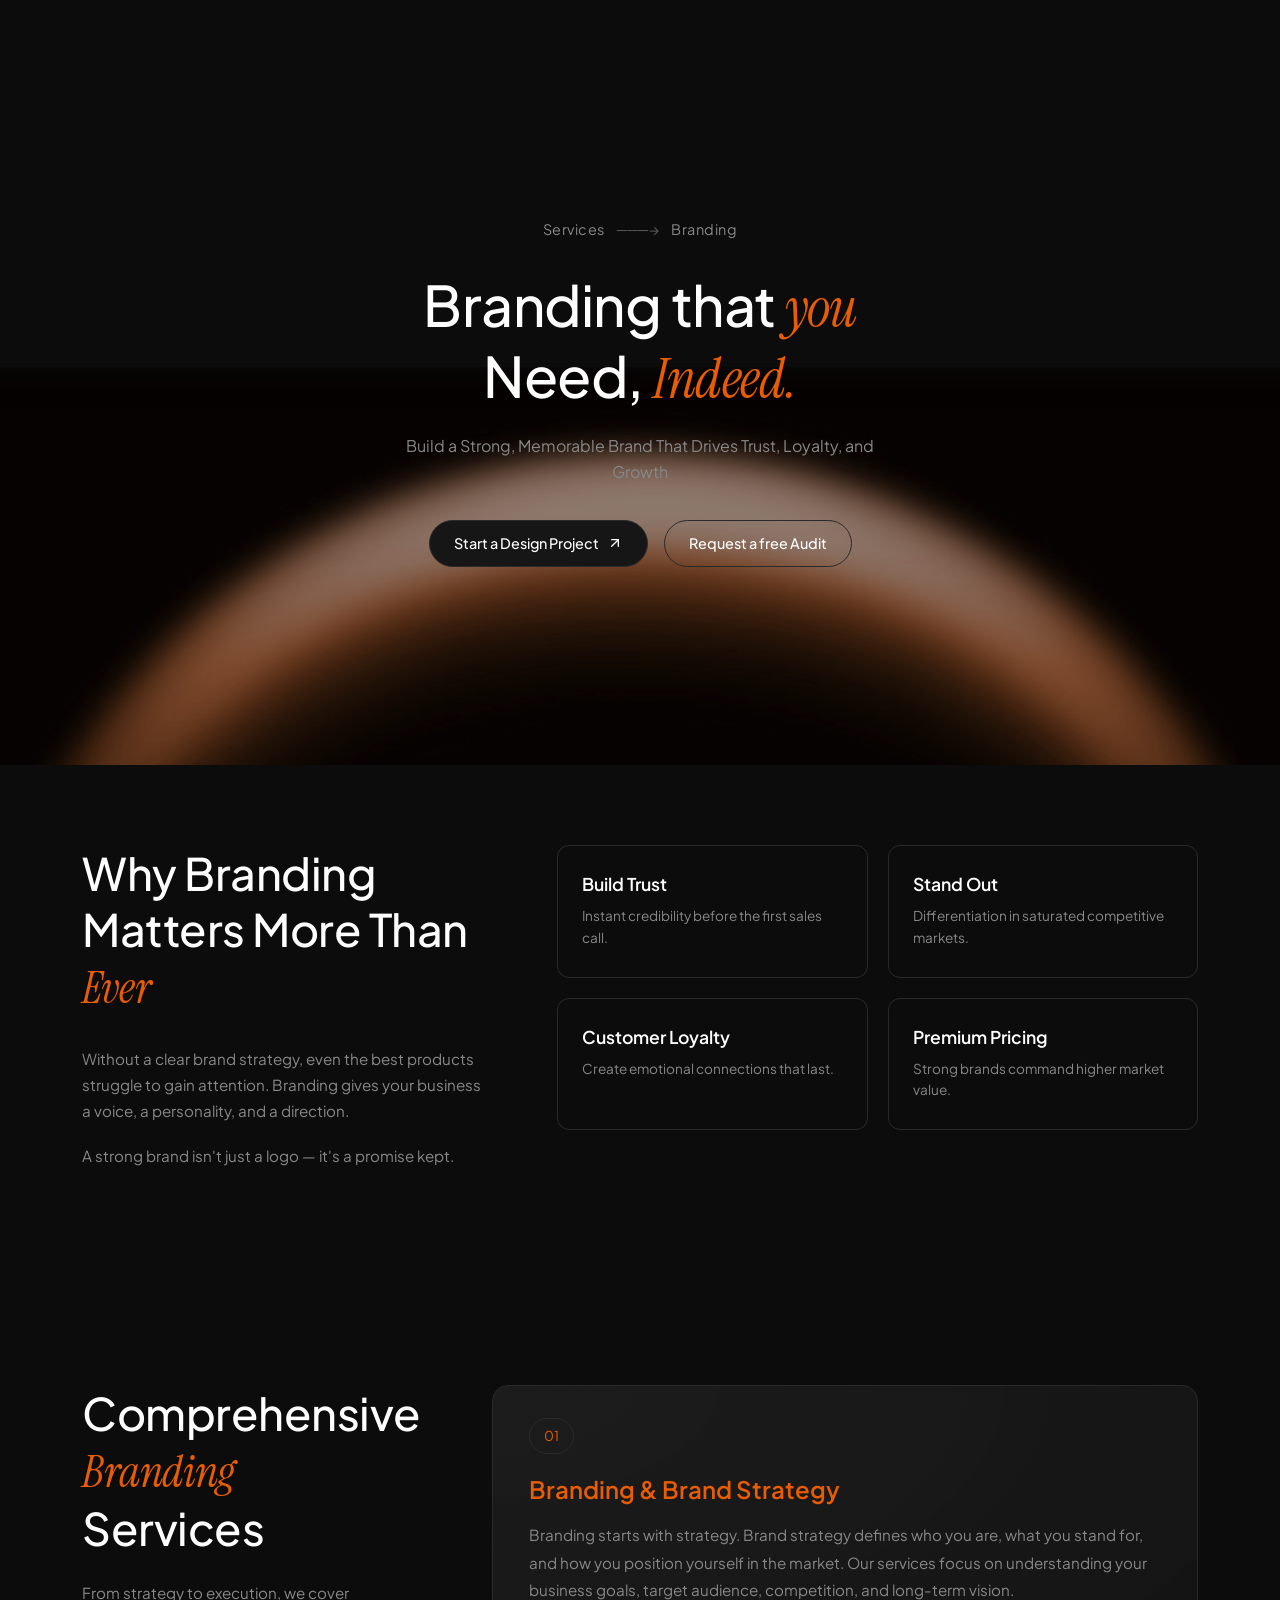
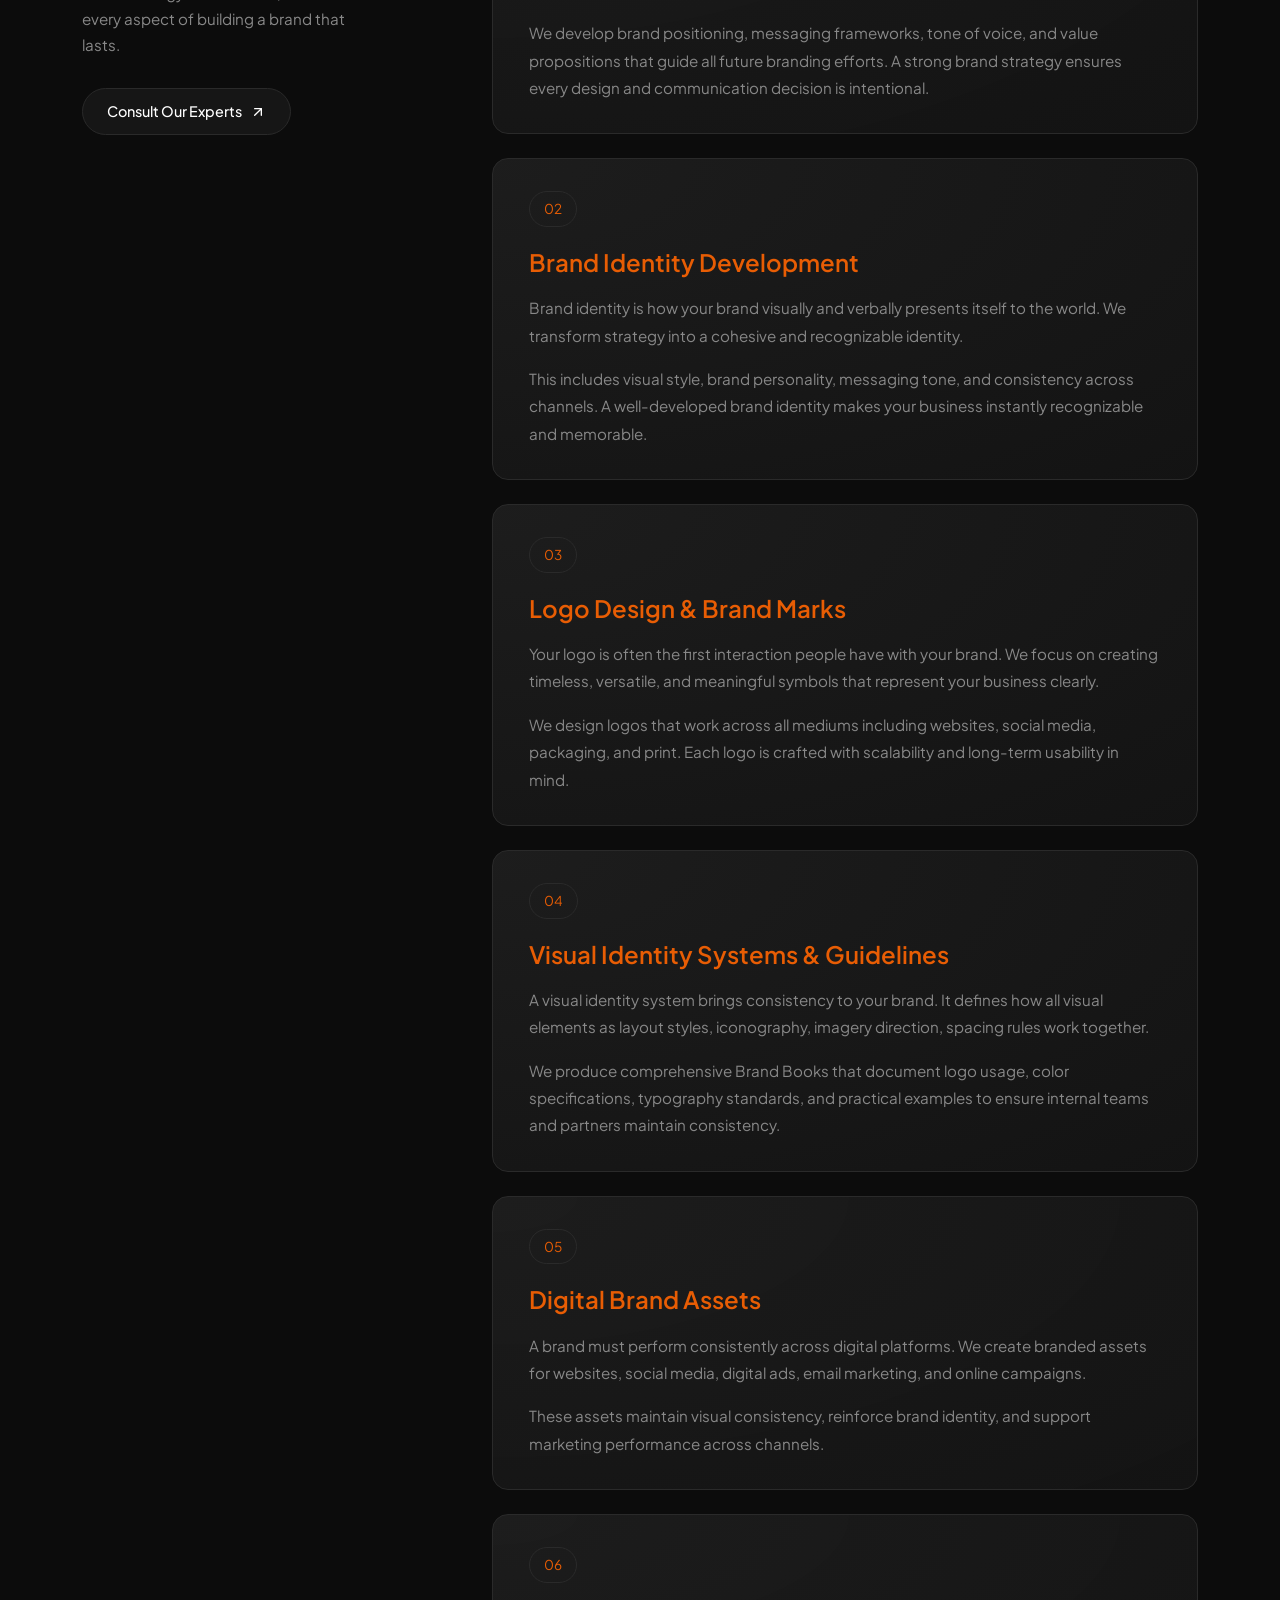
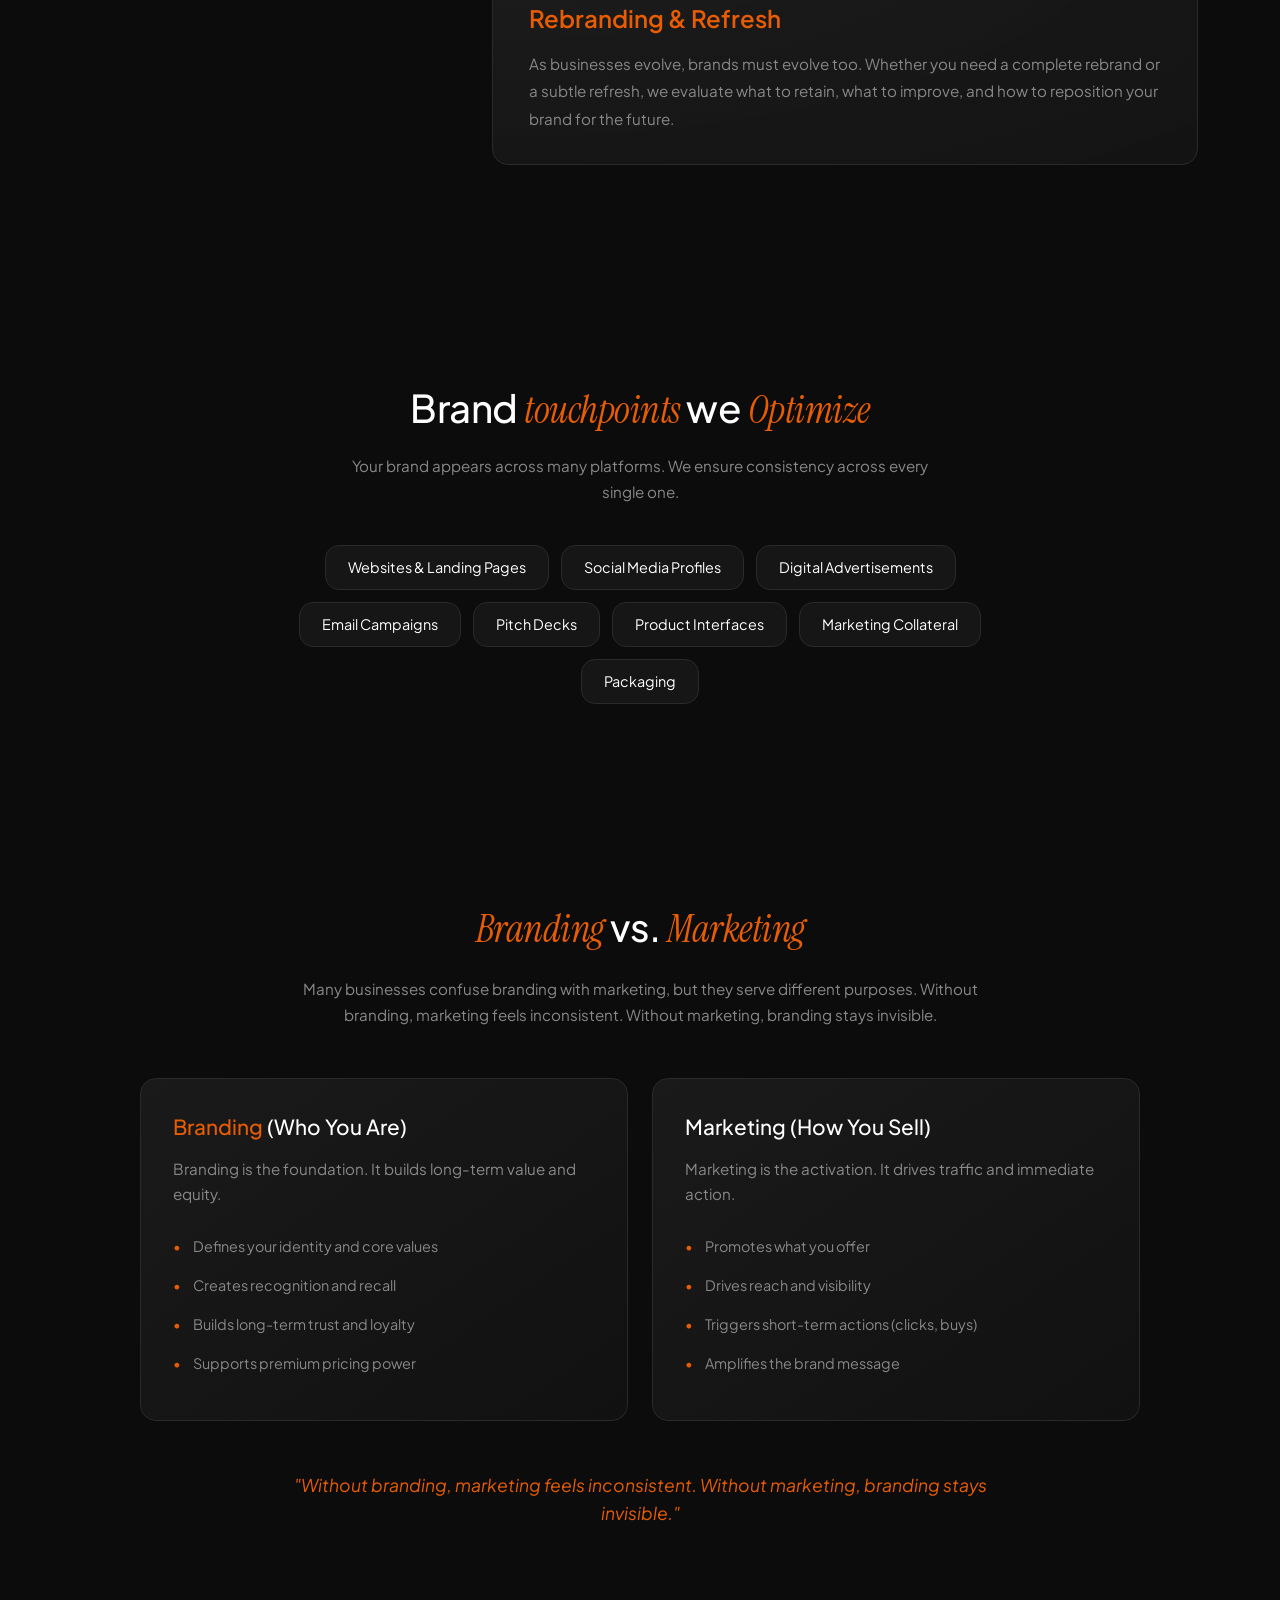
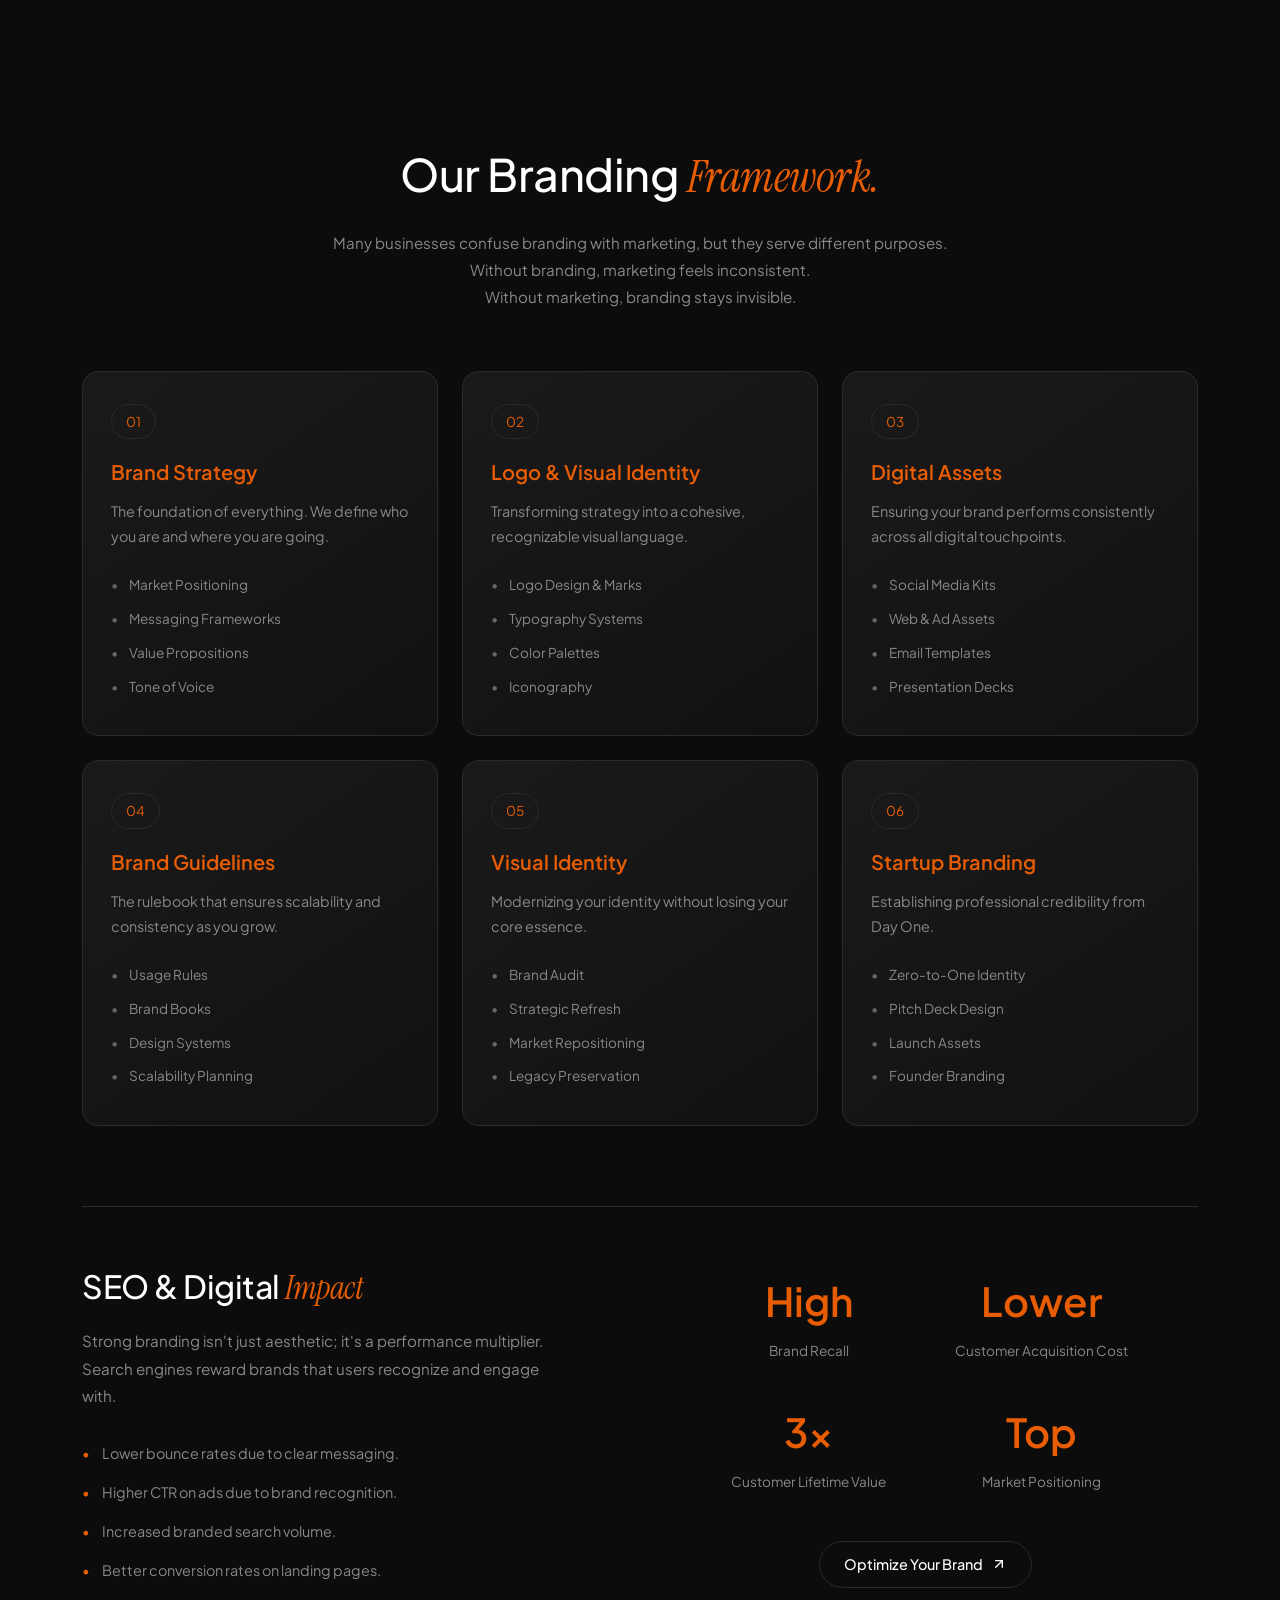
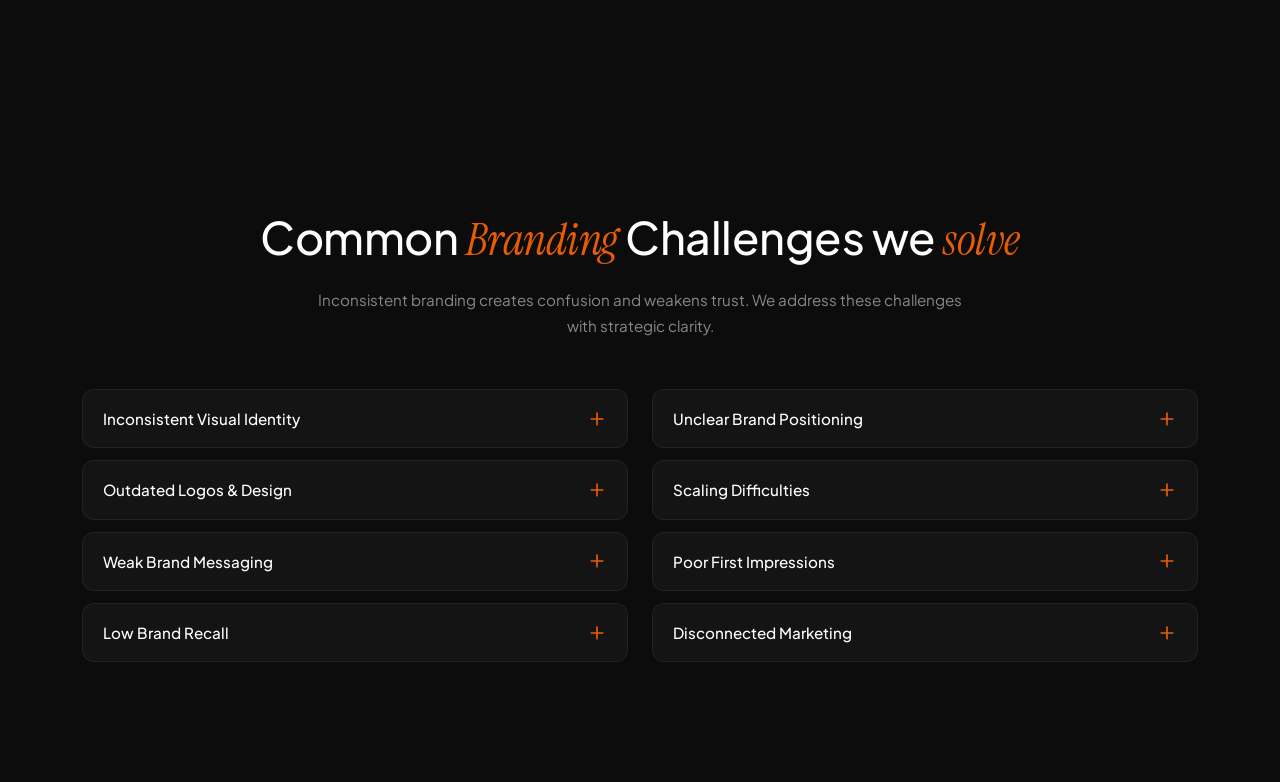
<file: gsi-branding-seo-mark-master/index.html>
<!DOCTYPE html>
<html lang="en">

<head>
    <meta charset="UTF-8">
    <meta name="viewport" content="width=device-width, initial-scale=1.0">
    <title>Branding Services | GrowthSphere Industries</title>
    <meta name="description"
        content="Build a strong, memorable brand that drives trust, loyalty, and growth. Professional branding services by GrowthSphere Industries.">

    <!-- Bootstrap 5.3 -->
    <link href="https://cdn.jsdelivr.net/npm/bootstrap@5.3.2/dist/css/bootstrap.min.css" rel="stylesheet">

    <!-- Google Fonts -->
    <link rel="preconnect" href="https://fonts.googleapis.com">
    <link rel="preconnect" href="https://fonts.gstatic.com" crossorigin>
    <link
        href="https://fonts.googleapis.com/css2?family=Instrument+Serif:ital@0;1&family=Plus+Jakarta+Sans:wght@300;400;500;600;700&display=swap"
        rel="stylesheet">

    <!-- Custom Styles -->
    <link rel="stylesheet" href="styles.css">
</head>

<body>
    <!-- ==================== HERO SECTION ==================== -->
    <section class="hero-section">
        <div class="hero-bg-wrapper">
            <img src="assets/hero-bg.png" alt="" class="hero-bg-image" aria-hidden="true">
        </div>

        <div class="container hero-content">
            <!-- Breadcrumb -->
            <nav class="hero-breadcrumb fade-in" aria-label="Breadcrumb">
                <span>Services</span>
                <span class="breadcrumb-arrow">───→</span>
                <span>Branding</span>
            </nav>

            <!-- Main Headline -->
            <h1 class="hero-title fade-in fade-in-delay-1">
                Branding that <em>you</em><br>
                Need, <em>Indeed.</em>
            </h1>

            <!-- Subheadline -->
            <p class="hero-subtitle fade-in fade-in-delay-2">
                Build a Strong, Memorable Brand That Drives Trust, Loyalty, and Growth
            </p>

            <!-- CTA Buttons -->
            <div class="hero-cta-group fade-in fade-in-delay-3">
                <a href="#" class="btn btn-primary-custom">
                    Start a Design Project
                    <svg xmlns="http://www.w3.org/2000/svg" width="16" height="16" viewBox="0 0 24 24" fill="none"
                        stroke="currentColor" stroke-width="2" stroke-linecap="round" stroke-linejoin="round">
                        <line x1="7" y1="17" x2="17" y2="7"></line>
                        <polyline points="7 7 17 7 17 17"></polyline>
                    </svg>
                </a>
                <a href="#" class="btn btn-outline-custom">
                    Request a free Audit
                </a>
            </div>
        </div>
    </section>

    <!-- ==================== WHY BRANDING SECTION ==================== -->
    <section class="why-branding-section">
        <div class="container">
            <div class="row">
                <!-- Left Column - Text Content -->
                <div class="col-lg-5">
                    <h2 class="section-title fade-in">
                        Why Branding<br>
                        Matters More Than<br>
                        <em>Ever</em>
                    </h2>

                    <p class="section-description fade-in fade-in-delay-1">
                        Without a clear brand strategy, even the best products struggle to gain attention. Branding
                        gives your business a voice, a personality, and a direction.
                    </p>

                    <p class="section-quote fade-in fade-in-delay-2">
                        A strong brand isn't just a logo — it's a promise kept.
                    </p>
                </div>

                <!-- Right Column - Feature Cards -->
                <div class="col-lg-7">
                    <div class="feature-cards-grid">
                        <!-- Card 1: Build Trust -->
                        <div class="feature-card fade-in">
                            <h3 class="feature-card-title">Build Trust</h3>
                            <p class="feature-card-text">Instant credibility before the first sales call.</p>
                        </div>

                        <!-- Card 2: Stand Out -->
                        <div class="feature-card fade-in fade-in-delay-1">
                            <h3 class="feature-card-title">Stand Out</h3>
                            <p class="feature-card-text">Differentiation in saturated competitive markets.</p>
                        </div>

                        <!-- Card 3: Customer Loyalty -->
                        <div class="feature-card fade-in fade-in-delay-2">
                            <h3 class="feature-card-title">Customer Loyalty</h3>
                            <p class="feature-card-text">Create emotional connections that last.</p>
                        </div>

                        <!-- Card 4: Premium Pricing -->
                        <div class="feature-card fade-in fade-in-delay-3">
                            <h3 class="feature-card-title">Premium Pricing</h3>
                            <p class="feature-card-text">Strong brands command higher market value.</p>
                        </div>
                    </div>
                </div>
            </div>
        </div>
    </section>
    <!-- ==================== COMPREHENSIVE SERVICES SECTION ==================== -->
    <section class="services-section">
        <div class="container">
            <div class="services-wrapper">
                <!-- Left Column - Sticky Title & CTA -->
                <div class="services-sticky fade-in">
                    <h2 class="services-title">
                        Comprehensive<br>
                        <em>Branding</em><br>
                        Services
                    </h2>
                    <p class="services-description">
                        From strategy to execution, we cover every aspect of building a brand that lasts.
                    </p>
                    <a href="#" class="btn btn-primary-custom">
                        Consult Our Experts
                        <svg xmlns="http://www.w3.org/2000/svg" width="16" height="16" viewBox="0 0 24 24" fill="none"
                            stroke="currentColor" stroke-width="2" stroke-linecap="round" stroke-linejoin="round">
                            <line x1="7" y1="17" x2="17" y2="7"></line>
                            <polyline points="7 7 17 7 17 17"></polyline>
                        </svg>
                    </a>
                </div>

                <!-- Right Column - Scrollable Service Cards -->
                <div class="services-cards">
                    <!-- Card 01: Branding & Brand Strategy -->
                    <div class="service-card fade-in">
                        <span class="service-card-number">01</span>
                        <h3 class="service-card-title">Branding & Brand Strategy</h3>
                        <p class="service-card-text">
                            Branding starts with strategy. Brand strategy defines who you are, what you stand for, and
                            how you position yourself in the market. Our services focus on understanding your business
                            goals, target audience, competition, and long-term vision.
                        </p>
                        <p class="service-card-text">
                            We develop brand positioning, messaging frameworks, tone of voice, and value propositions
                            that guide all future branding efforts. A strong brand strategy ensures every design and
                            communication decision is intentional.
                        </p>
                    </div>

                    <!-- Card 02: Brand Identity Development -->
                    <div class="service-card">
                        <span class="service-card-number">02</span>
                        <h3 class="service-card-title">Brand Identity Development</h3>
                        <p class="service-card-text">
                            Brand identity is how your brand visually and verbally presents itself to the world. We
                            transform strategy into a cohesive and recognizable identity.
                        </p>
                        <p class="service-card-text">
                            This includes visual style, brand personality, messaging tone, and consistency across
                            channels. A well-developed brand identity makes your business instantly recognizable and
                            memorable.
                        </p>
                    </div>

                    <!-- Card 03: Logo Design & Brand Marks -->
                    <div class="service-card">
                        <span class="service-card-number">03</span>
                        <h3 class="service-card-title">Logo Design & Brand Marks</h3>
                        <p class="service-card-text">
                            Your logo is often the first interaction people have with your brand. We focus on creating
                            timeless, versatile, and meaningful symbols that represent your business clearly.
                        </p>
                        <p class="service-card-text">
                            We design logos that work across all mediums including websites, social media, packaging,
                            and print. Each logo is crafted with scalability and long-term usability in mind.
                        </p>
                    </div>

                    <!-- Card 04: Visual Identity Systems & Guidelines -->
                    <div class="service-card">
                        <span class="service-card-number">04</span>
                        <h3 class="service-card-title">Visual Identity Systems & Guidelines</h3>
                        <p class="service-card-text">
                            A visual identity system brings consistency to your brand. It defines how all visual
                            elements as layout styles, iconography, imagery direction, spacing rules work together.
                        </p>
                        <p class="service-card-text">
                            We produce comprehensive Brand Books that document logo usage, color specifications,
                            typography standards, and practical examples to ensure internal teams and partners maintain
                            consistency.
                        </p>
                    </div>

                    <!-- Card 05: Digital Brand Assets -->
                    <div class="service-card">
                        <span class="service-card-number">05</span>
                        <h3 class="service-card-title">Digital Brand Assets</h3>
                        <p class="service-card-text">
                            A brand must perform consistently across digital platforms. We create branded assets for
                            websites, social media, digital ads, email marketing, and online campaigns.
                        </p>
                        <p class="service-card-text">
                            These assets maintain visual consistency, reinforce brand identity, and support marketing
                            performance across channels.
                        </p>
                    </div>

                    <!-- Card 06: Rebranding & Refresh -->
                    <div class="service-card">
                        <span class="service-card-number">06</span>
                        <h3 class="service-card-title">Rebranding & Refresh</h3>
                        <p class="service-card-text">
                            As businesses evolve, brands must evolve too. Whether you need a complete rebrand or a
                            subtle refresh, we evaluate what to retain, what to improve, and how to reposition your
                            brand for the future.
                        </p>
                    </div>
                </div>
            </div>
        </div>
    </section>

    <!-- ==================== BRAND TOUCHPOINTS SECTION ==================== -->
    <section class="touchpoints-section">
        <div class="container">
            <div class="touchpoints-content">
                <h2 class="touchpoints-title fade-in">
                    Brand <em>touchpoints</em> we <em>Optimize</em>
                </h2>
                <p class="touchpoints-subtitle fade-in fade-in-delay-1">
                    Your brand appears across many platforms. We ensure consistency across every single one.
                </p>

                <div class="touchpoints-tags fade-in fade-in-delay-2">
                    <span class="touchpoint-tag">Websites & Landing Pages</span>
                    <span class="touchpoint-tag">Social Media Profiles</span>
                    <span class="touchpoint-tag">Digital Advertisements</span>
                    <span class="touchpoint-tag">Email Campaigns</span>
                    <span class="touchpoint-tag">Pitch Decks</span>
                    <span class="touchpoint-tag">Product Interfaces</span>
                    <span class="touchpoint-tag">Marketing Collateral</span>
                    <span class="touchpoint-tag">Packaging</span>
                </div>
            </div>
        </div>
    </section>

    <!-- ==================== BRANDING VS MARKETING SECTION ==================== -->
    <section class="vs-section">
        <div class="container">
            <div class="vs-content">
                <h2 class="vs-title fade-in">
                    <em>Branding</em> vs. <em>Marketing</em>
                </h2>
                <p class="vs-subtitle fade-in fade-in-delay-1">
                    Many businesses confuse branding with marketing, but they serve different purposes.
                    Without branding, marketing feels inconsistent.
                    Without marketing, branding stays invisible.
                </p>

                <div class="vs-cards">
                    <!-- Branding Card -->
                    <div class="vs-card fade-in fade-in-delay-2">
                        <h3 class="vs-card-title">
                            <span> Branding</span> (Who You Are)
                        </h3>
                        <p class="vs-card-description">
                            Branding is the foundation. It builds long-term value and equity.
                        </p>
                        <ul class="vs-card-list">
                            <li>Defines your identity and core values</li>
                            <li>Creates recognition and recall</li>
                            <li>Builds long-term trust and loyalty</li>
                            <li>Supports premium pricing power</li>
                        </ul>
                    </div>

                    <!-- Marketing Card -->
                    <div class="vs-card fade-in fade-in-delay-3">
                        <h3 class="vs-card-title">
                            Marketing (How You Sell)
                        </h3>
                        <p class="vs-card-description">
                            Marketing is the activation. It drives traffic and immediate action.
                        </p>
                        <ul class="vs-card-list">
                            <li>Promotes what you offer</li>
                            <li>Drives reach and visibility</li>
                            <li>Triggers short-term actions (clicks, buys)</li>
                            <li>Amplifies the brand message</li>
                        </ul>
                    </div>
                </div>

                <p class="vs-quote fade-in fade-in-delay-4">
                    "Without branding, marketing feels inconsistent. Without marketing, branding stays invisible."
                </p>
            </div>
        </div>
    </section>

    <!-- ==================== BRANDING FRAMEWORK SECTION ==================== -->
    <section class="framework-section">
        <div class="container">
            <div class="framework-header">
                <h2 class="framework-title fade-in">
                    Our Branding <em>Framework.</em>
                </h2>
                <p class="framework-subtitle fade-in fade-in-delay-1">
                    Many businesses confuse branding with marketing, but they serve different purposes.<br>
                    Without branding, marketing feels inconsistent.<br>
                    Without marketing, branding stays invisible.
                </p>
            </div>

            <div class="framework-grid">
                <!-- Card 01: Brand Strategy -->
                <div class="framework-card fade-in">
                    <span class="framework-card-number">01</span>
                    <h3 class="framework-card-title">Brand Strategy</h3>
                    <p class="framework-card-text">
                        The foundation of everything. We define who you are and where you are going.
                    </p>
                    <ul class="framework-card-list">
                        <li>Market Positioning</li>
                        <li>Messaging Frameworks</li>
                        <li>Value Propositions</li>
                        <li>Tone of Voice</li>
                    </ul>
                </div>

                <!-- Card 02: Logo & Visual Identity -->
                <div class="framework-card fade-in fade-in-delay-1">
                    <span class="framework-card-number">02</span>
                    <h3 class="framework-card-title">Logo & Visual Identity</h3>
                    <p class="framework-card-text">
                        Transforming strategy into a cohesive, recognizable visual language.
                    </p>
                    <ul class="framework-card-list">
                        <li>Logo Design & Marks</li>
                        <li>Typography Systems</li>
                        <li>Color Palettes</li>
                        <li>Iconography</li>
                    </ul>
                </div>

                <!-- Card 03: Digital Assets -->
                <div class="framework-card fade-in fade-in-delay-2">
                    <span class="framework-card-number">03</span>
                    <h3 class="framework-card-title">Digital Assets</h3>
                    <p class="framework-card-text">
                        Ensuring your brand performs consistently across all digital touchpoints.
                    </p>
                    <ul class="framework-card-list">
                        <li>Social Media Kits</li>
                        <li>Web & Ad Assets</li>
                        <li>Email Templates</li>
                        <li>Presentation Decks</li>
                    </ul>
                </div>

                <!-- Card 04: Brand Guidelines -->
                <div class="framework-card fade-in">
                    <span class="framework-card-number">04</span>
                    <h3 class="framework-card-title">Brand Guidelines</h3>
                    <p class="framework-card-text">
                        The rulebook that ensures scalability and consistency as you grow.
                    </p>
                    <ul class="framework-card-list">
                        <li>Usage Rules</li>
                        <li>Brand Books</li>
                        <li>Design Systems</li>
                        <li>Scalability Planning</li>
                    </ul>
                </div>

                <!-- Card 05: Visual Identity -->
                <div class="framework-card fade-in fade-in-delay-1">
                    <span class="framework-card-number">05</span>
                    <h3 class="framework-card-title">Visual Identity</h3>
                    <p class="framework-card-text">
                        Modernizing your identity without losing your core essence.
                    </p>
                    <ul class="framework-card-list">
                        <li>Brand Audit</li>
                        <li>Strategic Refresh</li>
                        <li>Market Repositioning</li>
                        <li>Legacy Preservation</li>
                    </ul>
                </div>

                <!-- Card 06: Startup Branding -->
                <div class="framework-card fade-in fade-in-delay-2">
                    <span class="framework-card-number">06</span>
                    <h3 class="framework-card-title">Startup Branding</h3>
                    <p class="framework-card-text">
                        Establishing professional credibility from Day One.
                    </p>
                    <ul class="framework-card-list">
                        <li>Zero-to-One Identity</li>
                        <li>Pitch Deck Design</li>
                        <li>Launch Assets</li>
                        <li>Founder Branding</li>
                    </ul>
                </div>
            </div>

            <!-- SEO & Digital Impact Subsection -->
            <div class="framework-impact">
                <div class="row align-items-center">
                    <div class="col-lg-6">
                        <div class="impact-content fade-in">
                            <h3 class="impact-title">
                                SEO & Digital <em>Impact</em>
                            </h3>
                            <p class="impact-text">
                                Strong branding isn't just aesthetic; it's a performance multiplier.
                                Search engines reward brands that users recognize and engage with.
                            </p>
                            <ul class="impact-list">
                                <li>Lower bounce rates due to clear messaging.</li>
                                <li>Higher CTR on ads due to brand recognition.</li>
                                <li>Increased branded search volume.</li>
                                <li>Better conversion rates on landing pages.</li>
                            </ul>
                        </div>
                    </div>
                    <div class="col-lg-6">
                        <div class="impact-stats fade-in fade-in-delay-1">
                            <div class="impact-stats-grid">
                                <div class="impact-stat">
                                    <span class="impact-stat-value">High</span>
                                    <span class="impact-stat-label">Brand Recall</span>
                                </div>
                                <div class="impact-stat">
                                    <span class="impact-stat-value">Lower</span>
                                    <span class="impact-stat-label">Customer Acquisition Cost</span>
                                </div>
                                <div class="impact-stat">
                                    <span class="impact-stat-value">3×</span>
                                    <span class="impact-stat-label">Customer Lifetime Value</span>
                                </div>
                                <div class="impact-stat">
                                    <span class="impact-stat-value">Top</span>
                                    <span class="impact-stat-label">Market Positioning</span>
                                </div>
                            </div>
                            <a href="#" class="btn btn-outline-custom impact-cta">
                                Optimize Your Brand
                                <svg xmlns="http://www.w3.org/2000/svg" width="16" height="16" viewBox="0 0 24 24"
                                    fill="none" stroke="currentColor" stroke-width="2" stroke-linecap="round"
                                    stroke-linejoin="round">
                                    <line x1="7" y1="17" x2="17" y2="7"></line>
                                    <polyline points="7 7 17 7 17 17"></polyline>
                                </svg>
                            </a>
                        </div>
                    </div>
                </div>
            </div>
        </div>
    </section>

    <!-- ==================== BRANDING CHALLENGES FAQ SECTION ==================== -->
    <section class="challenges-section">
        <div class="container">
            <div class="challenges-header">
                <h2 class="challenges-title fade-in">
                    Common <em>Branding</em> Challenges we <em>solve</em>
                </h2>
                <p class="challenges-subtitle fade-in fade-in-delay-1">
                    Inconsistent branding creates confusion and weakens trust. We address these challenges with
                    strategic clarity.
                </p>
            </div>

            <div class="challenges-grid fade-in fade-in-delay-2">
                <!-- Left Column -->
                <div class="challenges-column">
                    <div class="challenge-item">
                        <div class="challenge-question">
                            <span>Inconsistent Visual Identity</span>
                            <svg class="challenge-icon" xmlns="http://www.w3.org/2000/svg" width="20" height="20"
                                viewBox="0 0 24 24" fill="none" stroke="currentColor" stroke-width="2"
                                stroke-linecap="round" stroke-linejoin="round">
                                <line x1="12" y1="5" x2="12" y2="19"></line>
                                <line x1="5" y1="12" x2="19" y2="12"></line>
                            </svg>
                        </div>
                        <div class="challenge-answer">
                            <p>When brand elements look different across platforms, it confuses customers and dilutes
                                recognition. We create unified visual systems that maintain consistency everywhere.</p>
                        </div>
                    </div>

                    <div class="challenge-item">
                        <div class="challenge-question">
                            <span>Outdated Logos & Design</span>
                            <svg class="challenge-icon" xmlns="http://www.w3.org/2000/svg" width="20" height="20"
                                viewBox="0 0 24 24" fill="none" stroke="currentColor" stroke-width="2"
                                stroke-linecap="round" stroke-linejoin="round">
                                <line x1="12" y1="5" x2="12" y2="19"></line>
                                <line x1="5" y1="12" x2="19" y2="12"></line>
                            </svg>
                        </div>
                        <div class="challenge-answer">
                            <p>Design trends change. If your brand looks like it's stuck in the past, customers assume
                                your business is too. We modernize identities while preserving brand equity.</p>
                        </div>
                    </div>

                    <div class="challenge-item">
                        <div class="challenge-question">
                            <span>Weak Brand Messaging</span>
                            <svg class="challenge-icon" xmlns="http://www.w3.org/2000/svg" width="20" height="20"
                                viewBox="0 0 24 24" fill="none" stroke="currentColor" stroke-width="2"
                                stroke-linecap="round" stroke-linejoin="round">
                                <line x1="12" y1="5" x2="12" y2="19"></line>
                                <line x1="5" y1="12" x2="19" y2="12"></line>
                            </svg>
                        </div>
                        <div class="challenge-answer">
                            <p>If your audience can't understand what you do or why you're different, they'll move on.
                                We craft clear, compelling messaging that resonates and converts.</p>
                        </div>
                    </div>

                    <div class="challenge-item">
                        <div class="challenge-question">
                            <span>Low Brand Recall</span>
                            <svg class="challenge-icon" xmlns="http://www.w3.org/2000/svg" width="20" height="20"
                                viewBox="0 0 24 24" fill="none" stroke="currentColor" stroke-width="2"
                                stroke-linecap="round" stroke-linejoin="round">
                                <line x1="12" y1="5" x2="12" y2="19"></line>
                                <line x1="5" y1="12" x2="19" y2="12"></line>
                            </svg>
                        </div>
                        <div class="challenge-answer">
                            <p>When customers forget your brand moments after seeing it, that's a recall problem. We
                                design memorable visual identities that stick in minds.</p>
                        </div>
                    </div>
                </div>

                <!-- Right Column -->
                <div class="challenges-column">
                    <div class="challenge-item">
                        <div class="challenge-question">
                            <span>Unclear Brand Positioning</span>
                            <svg class="challenge-icon" xmlns="http://www.w3.org/2000/svg" width="20" height="20"
                                viewBox="0 0 24 24" fill="none" stroke="currentColor" stroke-width="2"
                                stroke-linecap="round" stroke-linejoin="round">
                                <line x1="12" y1="5" x2="12" y2="19"></line>
                                <line x1="5" y1="12" x2="19" y2="12"></line>
                            </svg>
                        </div>
                        <div class="challenge-answer">
                            <p>Without clear positioning, you blend in with competitors. We define what makes you unique
                                and how to communicate that advantage effectively.</p>
                        </div>
                    </div>

                    <div class="challenge-item">
                        <div class="challenge-question">
                            <span>Scaling Difficulties</span>
                            <svg class="challenge-icon" xmlns="http://www.w3.org/2000/svg" width="20" height="20"
                                viewBox="0 0 24 24" fill="none" stroke="currentColor" stroke-width="2"
                                stroke-linecap="round" stroke-linejoin="round">
                                <line x1="12" y1="5" x2="12" y2="19"></line>
                                <line x1="5" y1="12" x2="19" y2="12"></line>
                            </svg>
                        </div>
                        <div class="challenge-answer">
                            <p>As you grow, maintaining brand consistency becomes harder. We create scalable brand
                                systems with clear guidelines that grow with your business.</p>
                        </div>
                    </div>

                    <div class="challenge-item">
                        <div class="challenge-question">
                            <span>Poor First Impressions</span>
                            <svg class="challenge-icon" xmlns="http://www.w3.org/2000/svg" width="20" height="20"
                                viewBox="0 0 24 24" fill="none" stroke="currentColor" stroke-width="2"
                                stroke-linecap="round" stroke-linejoin="round">
                                <line x1="12" y1="5" x2="12" y2="19"></line>
                                <line x1="5" y1="12" x2="19" y2="12"></line>
                            </svg>
                        </div>
                        <div class="challenge-answer">
                            <p>You only get one chance to make a first impression. We ensure every brand touchpoint
                                communicates professionalism and value instantly.</p>
                        </div>
                    </div>

                    <div class="challenge-item">
                        <div class="challenge-question">
                            <span>Disconnected Marketing</span>
                            <svg class="challenge-icon" xmlns="http://www.w3.org/2000/svg" width="20" height="20"
                                viewBox="0 0 24 24" fill="none" stroke="currentColor" stroke-width="2"
                                stroke-linecap="round" stroke-linejoin="round">
                                <line x1="12" y1="5" x2="12" y2="19"></line>
                                <line x1="5" y1="12" x2="19" y2="12"></line>
                            </svg>
                        </div>
                        <div class="challenge-answer">
                            <p>Marketing without brand foundation lacks cohesion. We align your brand strategy with
                                marketing efforts for maximum impact.</p>
                        </div>
                    </div>
                </div>
            </div>
        </div>
    </section>

    <!-- Bootstrap JS -->
    <script src="https://cdn.jsdelivr.net/npm/bootstrap@5.3.2/dist/js/bootstrap.bundle.min.js"></script>
    <!-- Scroll Animation Script -->
    <script>
        // Fade-in animation on scroll
        document.addEventListener('DOMContentLoaded', function () {
            const fadeElements = document.querySelectorAll('.fade-in');

            const observerOptions = {
                root: null,
                rootMargin: '0px 0px -50px 0px',
                threshold: 0.1
            };

            const fadeObserver = new IntersectionObserver((entries) => {
                entries.forEach(entry => {
                    if (entry.isIntersecting) {
                        entry.target.classList.add('active');
                    }
                });
            }, observerOptions);

            fadeElements.forEach(el => fadeObserver.observe(el));

            // Challenge/FAQ Accordion
            const challengeQuestions = document.querySelectorAll('.challenge-question');
            challengeQuestions.forEach(question => {
                question.addEventListener('click', () => {
                    const item = question.parentElement;
                    item.classList.toggle('active');
                });
            });
        });
    </script>
</body>

</html>
</file>
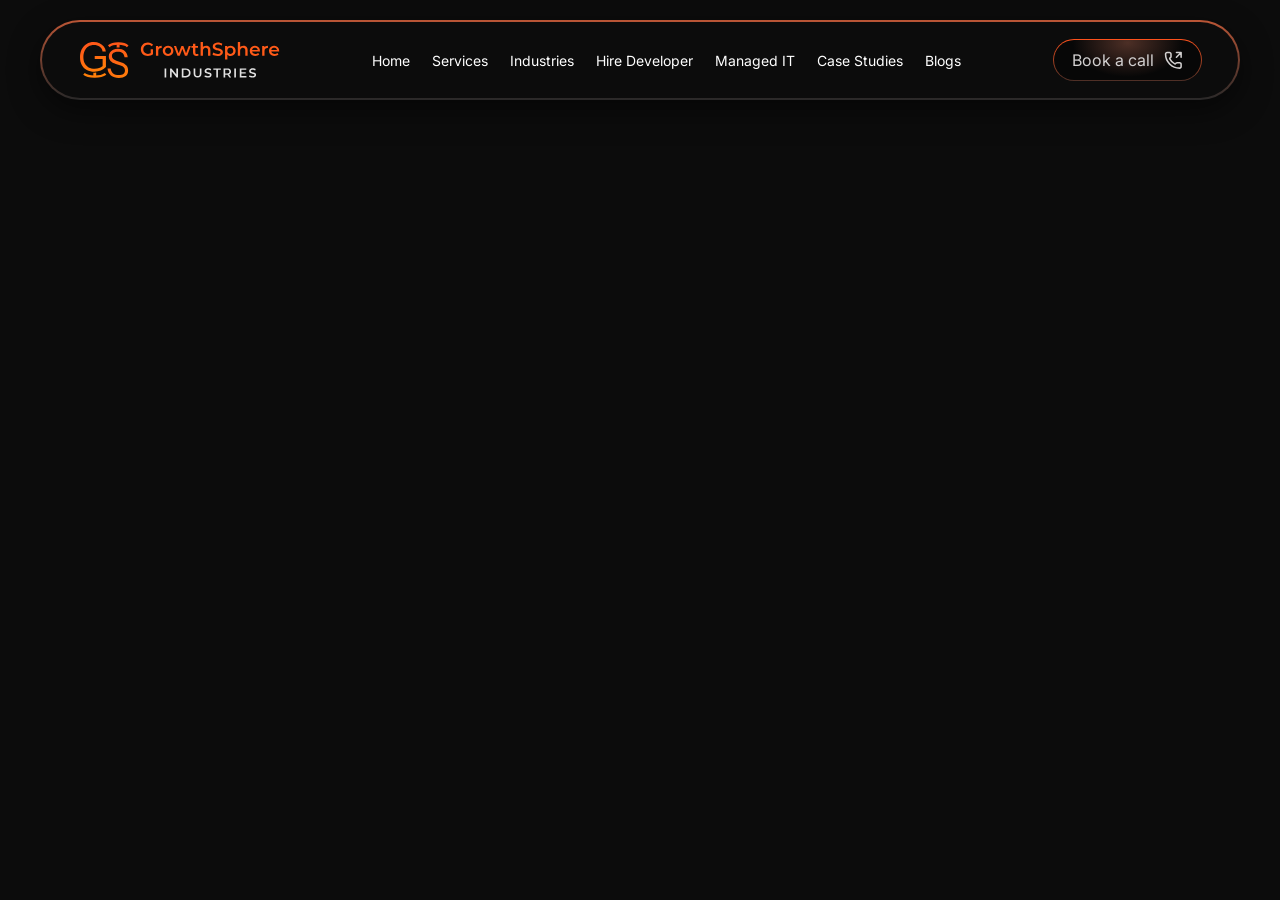
<file: gsi-branding-seo-mark-master/navbar.html>
<!DOCTYPE html>
<html lang="en" data-bs-theme="dark">

<head>
    <meta charset="UTF-8">
    <meta name="viewport" content="width=device-width, initial-scale=1.0">
    <title>GrowthSphere Industries</title>

    <!-- Bootstrap CSS -->
    <link href="https://cdn.jsdelivr.net/npm/bootstrap@5.3.3/dist/css/bootstrap.min.css" rel="stylesheet"
        integrity="sha384-QWTKZyjpPEjISv5WaRU9OFeRpok6YctnYmDr5pNlyT2bRjXh0JMhjY6hW+ALEwIH" crossorigin="anonymous">
    <!-- Bootstrap Icons -->
    <link rel="stylesheet" href="https://cdn.jsdelivr.net/npm/bootstrap-icons@1.11.3/font/bootstrap-icons.min.css">
    <!-- Google Fonts -->
    <link
        href="https://fonts.googleapis.com/css2?family=Inter:wght@400;500;600&family=Plus+Jakarta+Sans:wght@500;600;700&display=swap"
        rel="stylesheet">

    <style>
        :root {
             --color-bg-dark: #0C0C0C;
            --color-bg-body: #1a1a1a;
            --color-text-white: #FFFFFF;
            --color-text-muted: #D2D0D0;
            --color-accent-orange: #FF5A18;
            --font-inter: 'Inter', sans-serif;
            --font-jakarta: 'Plus Jakarta Sans', sans-serif;
            --navbar-height: 80px;
        }

        body {
            background-color: var(--color-bg-dark);
            color: var(--color-text-white);
            font-family: var(--font-inter);
            padding-top: 20px;
            /* Space for demo */
            overflow-x: hidden;
        }

        /* --- Custom Pill Navbar Styles --- */
        .custom-navbar-container {
            max-width: 1200px;
            margin: 0 auto;
            position: fixed;
            top: 0;
            left: 0;
            right: 0;
            z-index: 1000;
        }

        .navbar-custom {
            min-height: var(--navbar-height);
            background: var(--color-bg-dark);
            border-radius: 50px;
            padding: 8px 24px;

            /* Gradient Border Trick */
            border: 2px solid transparent;
            background-clip: padding-box, border-box;
            background-origin: padding-box, border-box;
            background-image:
                linear-gradient(var(--color-bg-dark), var(--color-bg-dark)),
                linear-gradient(to bottom, #BB5636 0%, rgba(49, 48, 48, 0.8) 100%);

            box-shadow: 0 10px 30px rgba(0, 0, 0, 0.5);
        }

        /* Utility to hide the default dropdown caret */
        .no-caret::after {
            display: none !important;
        }

        .navbar-brand img {
            height: 36px;
            width: auto;
        }

        .nav-link {
            font-family: var(--font-inter);
            font-size: 14px;
            color: var(--color-text-white) !important;
            transition: color 0.3s ease;
            display: flex;
            align-items: center;
            gap: 6px;
            padding: 8px 10px !important;
            white-space: nowrap;
        }

        .navbar-nav {
            gap: 2px !important;
        }

        .nav-link:hover,
        .nav-link.show {
            color: var(--color-accent-orange) !important;
        }

        /* Mega Menu Core */
        .dropdown-menu-custom {
            background: rgba(12, 12, 12, 0.98);
            backdrop-filter: blur(20px);
            border: 1px solid rgba(255, 255, 255, 0.08);
            border-radius: 20px;
            padding: 30px;
            margin-top: 30px;
            /* Increased margin */
            box-shadow: 0 20px 60px rgba(0, 0, 0, 0.5), 0 0 0 1px rgba(255, 90, 24, 0.1);

            /* Constrain Width logic */
            width: 100%;
            /* Matches parent position context */
            left: 0;
            right: 0;

            display: block;
            visibility: hidden;
            opacity: 0;
            /* Top to Bottom Animation: Start slightly above */
            transform: translateY(-20px);
            transition: all 0.3s cubic-bezier(0.4, 0, 0.2, 1);
        }

        .dropdown-menu.show {
            visibility: visible;
            opacity: 1;
            transform: translateY(0);
        }

        /* Positioning on Desktop */
        @media (min-width: 992px) {
            .nav-item.dropdown {
                position: static;
                height: 100%;
                /* Ensure full height for pseudo-element target */
            }

            /* Bridge the gap so hover isn't lost */
            /* Bridge the gap so hover isn't lost - Attached to Link now */
            .nav-item.dropdown .nav-link {
                position: relative;
            }

            .nav-item.dropdown .nav-link::after {
                content: '';
                position: absolute;
                top: 100%;
                left: 0;
                width: 100%;
                height: 45px;
                /* Covers the margin-top distance + buffer */
                background: transparent;
            }

            /* Hover Logic */
            .nav-item.dropdown:hover .dropdown-menu-custom {
                visibility: visible;
                opacity: 1;
                transform: translateY(0);
            }

            /* Fix: Prevent stickiness if clicked. If not hovering, FORCE HIDE even if .show is present */
            .nav-item.dropdown:not(:hover) .dropdown-menu.show {
                visibility: hidden;
                opacity: 0;
                transform: translateY(-20px);
                pointer-events: none;
            }

            /* Hover Logic */
            .nav-item.dropdown:hover .dropdown-menu-custom {
                visibility: visible;
                opacity: 1;
                transform: translateY(0);
            }

            /* Make the container relative for the dropdown to size against it */
            .custom-navbar-container {
                position: relative;
            }

            .dropdown-menu-custom {
                width: 96%;
                /* Will match custom-navbar-container width */
                left: 2%;
                right: 2%;
            }
        }

        /* --- Services Menu (Accordion Style) --- */
        .services-wrapper {
            display: flex;
            flex-direction: column;
            gap: 40px;
        }

        .services-list {
            display: grid;
            grid-template-columns: repeat(4, 1fr);
            gap: 20px;
            align-items: start;
        }

        /* On smaller desktop/tablet, reduce columns */
        @media (max-width: 1200px) {
            .services-list {
                grid-template-columns: repeat(3, 1fr);
            }
        }

        .service-item {
            display: flex;
            flex-direction: column;
            transition: all 0.3s ease;
        }

        .service-header {
            display: flex;
            justify-content: space-between;
            align-items: center;
            padding: 8px 0;
            /* Removed cursor:pointer from here since only button toggles now */
            transition: background 0.2s ease;
            border-bottom: none;
        }

        .service-name {
            font-family: var(--font-inter);
            font-weight: 500;
            font-size: 16px;
            color: var(--color-text-white);
            transition: color 0.3s ease;
            text-decoration: none;
            /* It's a link now */
            flex-grow: 1;
            /* Make it take available space */
        }

        .service-name:hover {
            color: var(--color-accent-orange);
        }

        .service-expand {
            width: 24px;
            height: 24px;
            border: none;
            background: transparent;
            display: flex;
            align-items: center;
            justify-content: center;
            cursor: pointer;
            color: rgba(255, 255, 255, 0.6);
            transition: all 0.3s;
            margin-left: 10px;
            /* Separator */
            z-index: 2;
            /* Ensure clickable */
        }

        .service-item.active .service-expand,
        .service-expand:hover {
            background: transparent;
            color: var(--color-accent-orange);
        }

        /* Icon Toggling Logic */
        .service-expand .bi-plus-lg {
            display: block;
        }

        .service-expand .bi-dash-lg {
            display: none;
        }

        .service-item.active .service-expand .bi-plus-lg {
            display: none;
        }

        .service-item.active .service-expand .bi-dash-lg {
            display: block;
        }


        .service-submenu {
            display: grid;
            grid-template-rows: 0fr;
            overflow: hidden;
            transition: grid-template-rows 0.5s cubic-bezier(0.4, 0, 0.2, 1), opacity 0.5s ease, padding 0.5s ease, margin 0.5s ease;
            opacity: 0;
            margin-top: 0;
            padding-bottom: 0;
        }

        .service-item.active .service-submenu {
            grid-template-rows: 1fr;
            opacity: 1;
            padding-bottom: 15px;
            margin-top: 5px;
        }

        .service-submenu>* {
            min-height: 0;
        }

        .submenu-item {
            display: block;
            padding: 8px 0 8px 0px;
            font-family: var(--font-inter);
            font-size: 14px;
            color: rgba(255, 255, 255, 0.7);
            text-decoration: none;
            transition: all 0.2s ease;
            margin-left: 5px;
        }

        .submenu-item:hover {
            color: var(--color-accent-orange);
            background: transparent;
        }

        /* Tech Section */
        .tech-section {
            display: flex;
            flex-direction: column;
            gap: 25px;
            border-top: 1px solid rgba(255, 255, 255, 0.08);
            padding-top: 35px;
            align-items: center;
        }

        .tech-title {
            font-family: var(--font-jakarta);
            font-weight: 600;
            font-size: 18px;
            color: var(--color-text-white);
            text-align: center;
            margin-bottom: 5px;
        }

        .tech-grid {
            display: flex;
            flex-wrap: wrap;
            justify-content: center;
            gap: 15px;
            max-width: 1000px;
        }

        /* Enhanced Tech Pill Style matching reference */
        .tech-pill {
            display: flex;
            align-items: center;
            gap: 16px;
            padding: 10px 24px 10px 12px;
            border-radius: 20px;
            border: 1px solid rgba(255, 255, 255, 0.08);
            background: radial-gradient(50.51% 53.12% at 82.21% 11.15%, #262626 0%, #141414 100%);
            font-family: var(--font-jakarta);
            font-weight: 600;
            font-size: 16px;
            color: #fff;
            cursor: pointer;
            transition: all 0.3s ease;
            box-shadow: 0 4px 20px rgba(0, 0, 0, 0.3);
            min-width: 140px;
        }

        /* The Gradient Circle for Icon */
        .tech-icon-box {
            width: 40px;
            height: 40px;
            border-radius: 50%;
            display: flex;
            align-items: center;
            justify-content: center;
            background: linear-gradient(180deg, rgba(30, 30, 30, 1) 0%, #000 100%);
            position: relative;
            /* Gradient Border simulation */
            border: 1px solid transparent;
            background-clip: padding-box;
            box-shadow: inset 0 0 10px rgba(0, 0, 0, 0.8);
        }

        /* Pseudo-element for the gradient ring */
        .tech-icon-box::before {
            content: "";
            position: absolute;
            inset: -1px;
            /* Border thickness */
            border-radius: 50%;
            padding: 1px;
            background: linear-gradient(135deg, #FF5A18 0%, #313030 100%);
            /* Brighter orange */
            -webkit-mask:
                linear-gradient(#fff 0 0) content-box,
                linear-gradient(#fff 0 0);
            mask:
                linear-gradient(#fff 0 0) content-box,
                linear-gradient(#fff 0 0);
            -webkit-mask-composite: xor;
            mask-composite: exclude;
            pointer-events: none;
        }

        /* Optional internal glow */
        .tech-icon-box::after {
            content: "";
            position: absolute;
            inset: 0;
            border-radius: 50%;
            background: radial-gradient(circle at center, rgba(187, 86, 54, 0.2), transparent 70%);
            z-index: 0;
        }

        .tech-pill i {
            position: relative;
            z-index: 1;
            font-size: 18px;
            color: #fff;
            /* White icon as per image */
        }

        .tech-pill:hover {
            transform: translateY(-3px);
            background: #141414;
            border-color: rgba(187, 86, 54, 0.3);
            box-shadow: 0 8px 25px rgba(0, 0, 0, 0.4);
        }

        .tech-pill:hover .tech-icon-box::after {
            background: radial-gradient(circle at center, rgba(187, 86, 54, 0.4), transparent 70%);
        }

        /* --- Industries Grid --- */
        .industries-grid {
            display: grid;
            grid-template-columns: repeat(4, 1fr);
            gap: 20px;
        }

        .industry-item {
            display: flex;
            align-items: center;
            gap: 12px;
            padding: 12px;
            background: rgba(255, 255, 255, 0.03);
            border: 1px solid rgba(255, 255, 255, 0.06);
            border-radius: 12px;
            text-decoration: none;
            color: rgba(255, 255, 255, 0.85);
            transition: all 0.3s ease;
        }

        .industry-item:hover {
            background: rgba(255, 90, 24, 0.08);
            border-color: rgba(255, 90, 24, 0.25);
            transform: translateY(-2px);
            color: var(--color-accent-orange);
        }

        .industry-icon {
            width: 40px;
            height: 40px;
            border-radius: 50%;
            background: rgba(255, 255, 255, 0.05);
            display: flex;
            align-items: center;
            justify-content: center;
            color: rgba(255, 255, 255, 0.6);
            transition: color 0.3s;
        }

        .industry-item:hover .industry-icon {
            color: var(--color-accent-orange);
            background: rgba(255, 90, 24, 0.1);
        }

        /* CTA Button */
        .cus-btn {
            position: relative;
            overflow: hidden;
            display: flex;
            padding: 8px 18px;
            justify-content: center;
            align-items: center;
            border-radius: 63px;
            /* Gradient Border Logic */
            border: 1.5px solid transparent;
            background-image:
                radial-gradient(37.68% 85.68% at 50.15% 6.82%, #4D2F26 0%, #070707 100%),
                linear-gradient(to bottom, #FF521C, #4D2F26);
            background-origin: padding-box, border-box;
            background-clip: padding-box, border-box;

            color: #D2D0D0;
            text-decoration: none;
            gap: 10px;
            transition: transform 0.3s ease, box-shadow 0.3s ease, color 0.3s ease;
        }

        .cus-btn:hover {
            color: #fff;
            box-shadow: 0 5px 15px rgba(255, 90, 24, 0.2);
            transform: translateY(-2px);
            /* Optional: Brighten border on hover if needed, or keep same */
        }

        @media (max-width: 991px) {
            .navbar-custom {
                border-radius: 30px;
                padding: 10px 20px;
                height: auto;
            }

            .navbar-collapse {
                position: fixed;
                top: 0;
                left: 0;
                right: 0;
                bottom: 0;
                background: #000000;
                z-index: 2000;
                padding: 20px;
                overflow-y: auto;
                display: block;
                transform: translateX(100%);
                transition: transform 0.3s cubic-bezier(0.4, 0, 0.2, 1);
                opacity: 0;
                pointer-events: none;
            }

            /* Bootstrap adds .show class when open. We interpret that as sliding in. */
            .navbar-collapse.show {
                transform: translateX(0);
                opacity: 1;
                pointer-events: auto;
            }

            .navbar-collapse.collapsing {
                /* Override bootstrap collapsing animation to use our transform */
                height: 100vh !important;
                position: fixed;
                top: 0;
                left: 0;
                right: 0;
                z-index: 2000;
                background: #000;
                transform: translateX(100%);
                transition: transform 0.3s cubic-bezier(0.4, 0, 0.2, 1);
                display: block;
            }

            .navbar-collapse.collapsing.show {
                transform: translateX(0);
            }

            .btn-close-menu {
                position: absolute;
                top: 25px;
                right: 25px;
                background: rgba(255, 255, 255, 0.1);
                border: none;
                color: #fff;
                width: 40px;
                height: 40px;
                border-radius: 50%;
                display: flex;
                align-items: center;
                justify-content: center;
                font-size: 20px;
                cursor: pointer;
            }

            .navbar-nav {
                width: 100%;
                margin-top: 60px;
                /* Space for close button */
                gap: 0 !important;
            }

            .nav-item {
                border-bottom: 1px solid rgba(255, 255, 255, 0.08);
            }

            .nav-link {
                font-size: 18px;
                padding: 20px 0 !important;
                justify-content: space-between;
                width: 100%;
            }

            /* Re-style dropdown for mobile */
            .dropdown-menu-custom {
                position: static !important;
                margin: 0 !important;
                padding: 0 !important;
                width: 100% !important;
                background: transparent !important;
                border: none !important;
                box-shadow: none !important;
                transform: none !important;
                visibility: visible !important;
                opacity: 1 !important;
                display: none;
                border-radius: 0;
            }

            .dropdown-menu.show {
                display: block;
                padding-bottom: 20px !important;
            }

            .services-list {
                grid-template-columns: 1fr;
                gap: 10px;
            }

            .service-item {
                background: rgba(255, 255, 255, 0.03);
                border-radius: 12px;
                margin-bottom: 8px;
                padding: 0 15px;
            }

            .service-header {
                padding: 15px 0;
            }

            .service-name {
                font-size: 16px;
                font-weight: 500;
            }

            /* Industries Mobile */
            .industries-menu .industries-grid {
                grid-template-columns: 1fr;
                gap: 10px;
                padding-top: 10px;
            }

            .industry-item {
                background: rgba(255, 255, 255, 0.05);
            }

            .tech-grid {
                flex-direction: column;
                gap: 10px;
            }



            .btn-book-call {
                width: 100%;
                justify-content: center;
                margin: 30px 0;
                padding: 15px;
                font-size: 18px;
            }
        }
    </style>
</head>

<body>

    <div class="custom-navbar-container">
        <nav class="navbar navbar-expand-lg navbar-custom">
            <div class="container-fluid">
                <!-- Brand -->
                <a class="navbar-brand" href="#">
                    <img src="/gsi-branding-seo-mark-master/assets/logo-dark.svg" alt="GrowthSphere Logo">
                </a>

                <!-- Toggler -->
                <button class="navbar-toggler" type="button" data-bs-toggle="collapse" data-bs-target="#navbarContent">
                    <span class="navbar-toggler-icon"></span>
                </button>

                <!-- Collapse Content -->
                <div class="collapse navbar-collapse" id="navbarContent">
                    <!-- Mobile Close Button -->
                    <button class="btn-close-menu d-lg-none" type="button" data-bs-toggle="collapse"
                        data-bs-target="#navbarContent" aria-label="Close">
                        <i class="bi bi-x-lg"></i>
                    </button>

                    <ul class="navbar-nav mx-auto mb-2 mb-lg-0 align-items-lg-center">

                        <li class="nav-item">
                            <a class="nav-link" href="#">Home</a>
                        </li>

                        <!-- Services Dropdown -->
                        <li class="nav-item dropdown nav-item-services">
                            <a class="nav-link dropdown-toggle no-caret" href="#" role="button"
                                data-bs-toggle="dropdown" aria-expanded="false">
                                Services
                                <i class="bi bi-chevron-down ms-auto d-lg-none" style="font-size: 16px;"></i>
                            </a>
                            <div class="dropdown-menu dropdown-menu-custom">
                                <div class="services-wrapper">
                                    <div class="services-list">

                                        <!-- Service Item 1 -->
                                        <div class="service-item">
                                            <div class="service-header">
                                                <a href="#" class="service-name">Website Development</a>
                                                <button class="service-expand" aria-label="Expand">
                                                    <i class="bi bi-plus-lg"></i>
                                                    <i class="bi bi-dash-lg"></i>
                                                </button>
                                            </div>
                                            <div class="service-submenu">
                                                <div>
                                                    <a href="#" class="submenu-item">Business Website Development</a>
                                                    <a href="#" class="submenu-item">E-Commerce Website Development</a>
                                                    <a href="#" class="submenu-item">Custom Website Development</a>
                                                    <a href="#" class="submenu-item">Landing Pages Development</a>
                                                    <a href="#" class="submenu-item">Dropshipping Website
                                                        Development</a>
                                                    <a href="#" class="submenu-item">Website Redesign</a>
                                                    <a href="#" class="submenu-item">Website Customization</a>
                                                    <a href="#" class="submenu-item">Website Maintenance</a>
                                                </div>
                                            </div>
                                        </div>

                                        <!-- Service Item 2 -->
                                        <div class="service-item">
                                            <div class="service-header">
                                                <a href="#" class="service-name">UI/UX Design</a>
                                                <button class="service-expand" aria-label="Expand">
                                                    <i class="bi bi-plus-lg"></i>
                                                    <i class="bi bi-dash-lg"></i>
                                                </button>
                                            </div>
                                            <div class="service-submenu">
                                                <div>
                                                    <a href="#" class="submenu-item">Website UI/UX Design</a>
                                                    <a href="#" class="submenu-item">Mobile App UI/UX Design</a>
                                                    <a href="#" class="submenu-item">Landing Page UI/UX</a>
                                                    <a href="#" class="submenu-item">Wireframing & Prototyping</a>
                                                    <a href="#" class="submenu-item">User Flow & Journey Mapping</a>
                                                    <a href="#" class="submenu-item">UX Audit & Usability Testing</a>
                                                    <a href="#" class="submenu-item">Design Systems & Style Guides</a>
                                                </div>
                                            </div>
                                        </div>

                                        <!-- Service Item 3 -->
                                        <div class="service-item">
                                            <div class="service-header">
                                                <a href="#" class="service-name">AI Development Services</a>
                                                <button class="service-expand" aria-label="Expand">
                                                    <i class="bi bi-plus-lg"></i>
                                                    <i class="bi bi-dash-lg"></i>
                                                </button>
                                            </div>
                                            <div class="service-submenu">
                                                <div>
                                                    <a href="#" class="submenu-item">AI Websites & Software</a>
                                                    <a href="#" class="submenu-item">AI Mobile Apps</a>
                                                    <a href="#" class="submenu-item">AI Chatbot Development</a>
                                                    <a href="#" class="submenu-item">Rules-Based Chatbots</a>
                                                    <a href="#" class="submenu-item">N8N Chatbot Automation</a>
                                                    <a href="#" class="submenu-item">AI Integrations</a>
                                                    <a href="#" class="submenu-item">AI Automations & AI Agents</a>
                                                    <a href="#" class="submenu-item">AI Fine-Tuning</a>
                                                    <a href="#" class="submenu-item">AI Technology Consulting</a>
                                                </div>
                                            </div>
                                        </div>

                                        <!-- Service Item 4 -->
                                        <div class="service-item">
                                            <div class="service-header">
                                                <a href="#" class="service-name">Game Development Services</a>
                                                <button class="service-expand" aria-label="Expand">
                                                    <i class="bi bi-plus-lg"></i>
                                                    <i class="bi bi-dash-lg"></i>
                                                </button>
                                            </div>
                                            <div class="service-submenu">
                                                <div>
                                                    <a href="#" class="submenu-item">Unity Game Development</a>
                                                    <a href="#" class="submenu-item">Unreal Engine Development</a>
                                                    <a href="#" class="submenu-item">Roblox Game Development</a>
                                                    <a href="#" class="submenu-item">FiveM Server & Scripts</a>
                                                    <a href="#" class="submenu-item">Minecraft Server & Plugins</a>
                                                    <a href="#" class="submenu-item">Simulation Games Development</a>
                                                </div>
                                            </div>
                                        </div>

                                        <!-- Service Item 5 -->
                                        <div class="service-item">
                                            <div class="service-header">
                                                <a href="#" class="service-name">SEO & Marketing Services</a>
                                                <button class="service-expand" aria-label="Expand">
                                                    <i class="bi bi-plus-lg"></i>
                                                    <i class="bi bi-dash-lg"></i>
                                                </button>
                                            </div>
                                            <div class="service-submenu">
                                                <div>
                                                    <a href="#" class="submenu-item">Search Engine Optimization
                                                        (SEO)</a>
                                                    <a href="#" class="submenu-item">Local SEO</a>
                                                    <a href="#" class="submenu-item">Technical SEO</a>
                                                    <a href="#" class="submenu-item">On-Page SEO</a>
                                                    <a href="#" class="submenu-item">Off-Page SEO / Backlinks</a>
                                                    <a href="#" class="submenu-item">SEO Audit</a>
                                                    <a href="#" class="submenu-item">Keyword Research</a>
                                                    <a href="#" class="submenu-item">Content Strategy & SEO
                                                        Copywriting</a>
                                                </div>
                                            </div>
                                        </div>

                                        <!-- Service Item 6 -->
                                        <div class="service-item">
                                            <div class="service-header">
                                                <a href="#" class="service-name">Mobile App Development</a>
                                                <button class="service-expand" aria-label="Expand">
                                                    <i class="bi bi-plus-lg"></i>
                                                    <i class="bi bi-dash-lg"></i>
                                                </button>
                                            </div>
                                            <div class="service-submenu">
                                                <div>
                                                    <a href="#" class="submenu-item">Android App Development</a>
                                                    <a href="#" class="submenu-item">iOS App Development</a>
                                                    <a href="#" class="submenu-item">Cross-Platform App Development</a>
                                                    <a href="#" class="submenu-item">React Native Development</a>
                                                    <a href="#" class="submenu-item">Flutter Development</a>
                                                    <a href="#" class="submenu-item">App Prototyping</a>
                                                    <a href="#" class="submenu-item">Mobile App Maintenance</a>
                                                    <a href="#" class="submenu-item">MVP App Development</a>
                                                </div>
                                            </div>
                                        </div>

                                        <!-- Service Item 7 -->
                                        <div class="service-item">
                                            <div class="service-header">
                                                <a href="#" class="service-name">Software Development</a>
                                                <button class="service-expand" aria-label="Expand">
                                                    <i class="bi bi-plus-lg"></i>
                                                    <i class="bi bi-dash-lg"></i>
                                                </button>
                                            </div>
                                            <div class="service-submenu">
                                                <div>
                                                    <a href="#" class="submenu-item">Web Application Development</a>
                                                    <a href="#" class="submenu-item">APIs & Integrations</a>
                                                    <a href="#" class="submenu-item">Custom Software Solutions</a>
                                                    <a href="#" class="submenu-item">Automations & Workflows</a>
                                                    <a href="#" class="submenu-item">Databases & Backend Development</a>
                                                    <a href="#" class="submenu-item">Troubleshooting & Improvements</a>
                                                    <a href="#" class="submenu-item">QA Testing & User Testing</a>
                                                    <a href="#" class="submenu-item">MVP Development</a>
                                                </div>
                                            </div>
                                        </div>

                                    </div>

                                    <!-- Languages & Frameworks -->
                                    <div class="tech-section">
                                        <h3 class="tech-title">Languages & Frameworks</h3>
                                        <div class="tech-grid">
                                            <div class="tech-pill">
                                                <div class="tech-icon-box">
                                                    <svg xmlns="http://www.w3.org/2000/svg" width="30" height="30"
                                                        viewBox="0 0 67 67" fill="none">
                                                        <g clip-path="url(#clip0_561_893)">
                                                            <path
                                                                d="M33.3861 0C17.5674 0 17.3975 6.14025 17.3975 7.40411C17.3975 9.32153 17.3975 15.075 17.3975 15.075H33.6906V17.378C33.6906 17.378 16.7262 17.378 10.9259 17.378C6.08421 17.378 0 20.3217 0 33.3666C0 45.3493 4.74604 49.9832 9.53593 49.9832C10.9582 49.9832 15.2273 49.9832 15.2273 49.9832C15.2273 49.9832 15.2273 44.0354 15.2273 41.9889C15.2273 38.6444 16.8846 32.453 24.6109 32.453C34.3016 32.453 36.7751 32.453 40.7707 32.453C43.1474 32.453 49.8498 31.42 49.8498 23.6784C49.8498 15.4849 49.8498 12.7818 49.8498 8.92684C49.8504 7.00637 49.5221 0 33.3861 0ZM24.402 5.15839C26.0234 5.15839 27.3336 6.46794 27.3336 8.08995C27.3336 9.71074 26.0234 11.0215 24.402 11.0215C22.7806 11.0215 21.4705 9.71135 21.4705 8.08995C21.4705 6.46794 22.7806 5.15839 24.402 5.15839Z"
                                                                fill="#D9D9D9" />
                                                            <path
                                                                d="M33.6128 66.9999C49.4242 66.9999 49.6209 60.744 49.6209 59.5958C49.6209 57.6784 49.6209 51.9249 49.6209 51.9249H33.3082V49.622C33.3082 49.622 50.3823 49.622 56.073 49.622C60.9512 49.622 66.9989 46.6045 66.9989 33.6333C66.9989 19.4281 60.5803 17.0167 57.4629 17.0167C56.0401 17.0167 51.7716 17.0167 51.7716 17.0167C51.7716 17.0167 51.7716 23.2392 51.7716 25.011C51.7716 28.3556 50.1691 34.547 42.3879 34.547C32.6973 34.547 30.5253 34.547 26.2275 34.547C23.857 34.547 17.1484 35.7018 17.1484 43.3215C17.1484 52.1381 17.1484 54.4466 17.1484 58.0731C17.1484 61.2587 19.0951 66.9999 33.6128 66.9999ZM42.5975 61.8416C40.9761 61.8416 39.6659 60.5314 39.6659 58.91C39.6659 57.2886 40.9755 55.9784 42.5975 55.9784C44.2183 55.9784 45.529 57.2886 45.529 58.91C45.529 60.5314 44.2183 61.8416 42.5975 61.8416Z"
                                                                fill="#D9D9D9" />
                                                        </g>
                                                        <defs>
                                                            <clipPath id="clip0_561_893">
                                                                <rect width="67" height="67" fill="white" />
                                                            </clipPath>
                                                        </defs>
                                                    </svg>
                                                </div>
                                                Python
                                            </div>
                                            <div class="tech-pill">
                                                <div class="tech-icon-box">
                                                    <svg xmlns="http://www.w3.org/2000/svg" width="30" height="30"
                                                        viewBox="0 0 67 67" fill="none">
                                                        <path
                                                            d="M24.9228 51.3596C24.9228 51.3596 22.4276 52.8116 26.7009 53.3016C31.8787 53.8931 34.5247 53.8083 40.2291 52.73C40.2291 52.73 41.7319 53.6695 43.8267 54.484C31.0344 59.9644 14.8765 54.1663 24.9228 51.3596ZM23.3588 44.2068C23.3588 44.2068 20.5594 46.2791 24.8364 46.722C30.3676 47.293 34.7346 47.3396 42.2952 45.8845C42.2952 45.8845 43.3384 46.9444 44.9814 47.5233C29.518 52.0458 12.2949 47.8793 23.3588 44.2068Z"
                                                            fill="#D9D9D9" />
                                                        <path
                                                            d="M36.5404 32.0715C39.6941 35.7016 35.7134 38.9652 35.7134 38.9652C35.7134 38.9652 43.7162 34.8347 40.0417 29.66C36.6085 24.8366 33.9766 22.4408 48.2257 14.1768C48.2257 14.1773 25.8586 19.7618 36.5404 32.0715Z"
                                                            fill="#D9D9D9" />
                                                        <path
                                                            d="M53.4535 56.6511C53.4535 56.6511 55.3007 58.1743 51.4184 59.3515C44.0368 61.5876 20.6894 62.2618 14.2051 59.441C11.8753 58.4266 16.246 57.0201 17.6211 56.7233C19.0547 56.4129 19.8734 56.4695 19.8734 56.4695C17.2808 54.6442 3.1166 60.055 12.6798 61.607C38.758 65.8343 60.2168 59.7033 53.4535 56.6511ZM26.1243 36.7945C26.1243 36.7945 14.2496 39.6153 21.9195 40.6407C25.1586 41.0741 31.6125 40.9747 37.6284 40.4701C42.5435 40.0571 47.4758 39.1751 47.4758 39.1751C47.4758 39.1751 45.7443 39.9178 44.4901 40.7731C32.4291 43.9457 9.13508 42.468 15.8419 39.2248C21.5118 36.4825 26.1243 36.7945 26.1243 36.7945ZM47.4266 48.7011C59.6861 42.3325 54.0172 36.2119 50.0606 37.0363C49.0933 37.2378 48.6593 37.4132 48.6593 37.4132C48.6593 37.4132 49.0195 36.8484 49.7062 36.6055C57.5332 33.8549 63.5516 44.7204 47.1817 49.0241C47.1817 49.023 47.3696 48.8529 47.4266 48.7011Z"
                                                            fill="#D9D9D9" />
                                                        <path
                                                            d="M40.0396 0.830688C40.0396 0.830688 46.8275 7.62281 33.5997 18.0638C22.9917 26.442 31.1809 31.2178 33.596 36.6767C27.4033 31.0901 22.8609 26.1713 25.9078 21.5939C30.3821 14.8761 42.7777 11.6177 40.0396 0.830688Z"
                                                            fill="#D9D9D9" />
                                                        <path
                                                            d="M27.3328 65.9641C39.0976 66.7162 57.1687 65.5453 57.5964 59.978C57.5964 59.978 56.7741 62.0885 47.8725 63.763C37.8298 65.6537 25.4411 65.4333 18.0957 64.2205C18.0957 64.221 19.6006 65.4668 27.3328 65.9641Z"
                                                            fill="#D9D9D9" />
                                                    </svg>
                                                </div>
                                                Java
                                            </div>
                                            <div class="tech-pill">
                                                <div class="tech-icon-box">
                                                    <!-- Constructed JS Square Logo -->
                                                    <svg xmlns="http://www.w3.org/2000/svg" width="25" height="25" viewBox="0 0 67 67" fill="none">
  <path d="M67 0V67H0V0H67ZM50.9941 30.4043C45.3717 30.4045 41.7744 33.9989 41.7744 38.7207C41.7744 43.8467 44.7927 46.2715 49.3359 48.207L50.9092 48.8828C53.7805 50.1387 55.493 50.9029 55.4932 53.0615C55.4932 54.8631 53.8265 56.167 51.2178 56.167C48.1124 56.167 46.3564 54.5473 45.0068 52.3438L39.8906 55.3164C41.7389 58.9684 45.5164 61.7548 51.3633 61.7549C57.3432 61.7549 61.7967 58.6496 61.7969 52.9814C61.7969 47.7236 58.7761 45.3848 53.4268 43.0908L51.8525 42.416C49.1515 41.2463 47.9814 40.4815 47.9814 38.5928C47.9816 37.0648 49.1504 35.8947 50.9941 35.8945C52.8021 35.8945 53.9674 36.6572 55.0469 38.5928L59.9492 35.4453C57.8754 31.7975 54.9971 30.4043 50.9941 30.4043ZM30.1914 30.7637V52.1719C30.1914 55.3185 28.8867 56.1279 26.8184 56.1279C24.6553 56.1279 23.7556 54.6443 22.7666 52.8896L17.6416 55.9922C19.1262 59.1342 22.0451 61.7431 27.0859 61.7432C32.665 61.7432 36.4873 58.776 36.4873 52.2568V30.7637H30.1914Z" fill="#D9D9D9"/>
</svg>
                                                </div>
                                                JavaScript
                                            </div>
                                            <div class="tech-pill">
                                                <div class="tech-icon-box">
                                                    <svg xmlns="http://www.w3.org/2000/svg" width="30" height="30"
                                                        viewBox="0 0 67 67" fill="none">
                                                        <g clip-path="url(#clip0_561_905)">
                                                            <path
                                                                d="M33.5023 39.4671C36.7979 39.4671 39.4695 36.7955 39.4695 33.4999C39.4695 30.2043 36.7979 27.5327 33.5023 27.5327C30.2068 27.5327 27.5352 30.2043 27.5352 33.4999C27.5352 36.7955 30.2068 39.4671 33.5023 39.4671Z"
                                                                fill="#D9D9D9" />
                                                            <path
                                                                d="M56.1645 23.6594C55.0129 23.2406 53.809 22.8219 52.5527 22.4555C52.8668 21.1992 53.1285 19.943 53.3379 18.7391C54.4371 11.8297 53.2332 6.96171 49.8832 5.07734C48.8887 4.50156 47.7895 4.23984 46.5332 4.23984C42.8691 4.23984 38.2105 6.96171 33.4996 11.5156C28.7887 6.96171 24.1301 4.23984 20.466 4.23984C19.2098 4.23984 18.1105 4.50156 17.116 5.07734C13.766 7.01406 12.5621 11.882 13.6613 18.7391C13.8707 19.943 14.1324 21.1992 14.4465 22.4555C13.1902 22.8219 11.9863 23.1883 10.8348 23.6594C4.2918 26.1719 0.732422 29.6266 0.732422 33.5C0.732422 37.3734 4.34414 40.8281 10.8348 43.3406C11.9863 43.7594 13.1902 44.1781 14.4465 44.5445C14.1324 45.8008 13.8707 47.057 13.6613 48.2609C12.5621 55.1703 13.766 60.0383 17.116 61.9227C18.1105 62.4984 19.2098 62.7602 20.466 62.7602C24.1824 62.7602 28.841 60.0383 33.4996 55.4844C38.2105 60.0383 42.8691 62.7602 46.5332 62.7602C47.7895 62.7602 48.8887 62.4984 49.8832 61.9227C53.2332 59.9859 54.4371 55.118 53.3379 48.2609C53.1285 47.057 52.8668 45.8008 52.5527 44.5445C53.809 44.1781 55.0129 43.8117 56.1645 43.3406C62.7074 40.8281 66.2668 37.3734 66.2668 33.5C66.2668 29.6266 62.7074 26.1719 56.1645 23.6594ZM48.4176 7.69452C50.5637 8.95077 51.2965 12.8242 50.4066 18.3203C50.2496 19.4195 49.9879 20.5711 49.6738 21.775C46.952 21.1469 44.073 20.7281 41.0371 20.4664C39.2574 17.9539 37.4254 15.7031 35.5934 13.6617C39.4668 9.84062 43.3926 7.22343 46.5855 7.22343C47.266 7.22343 47.8941 7.38046 48.4176 7.69452ZM42.5551 38.7344C41.6129 40.4094 40.5137 42.0844 39.3621 43.7594C37.4254 43.9164 35.4887 43.9687 33.4996 43.9687C31.4582 43.9687 29.5215 43.9164 27.6371 43.7594C26.4855 42.0844 25.4387 40.4094 24.4965 38.7344C23.502 37.007 22.5598 35.2273 21.7223 33.5C22.5598 31.7727 23.502 29.993 24.4965 28.2656C25.4387 26.5906 26.5379 24.9156 27.6895 23.2406C29.6262 23.0836 31.5629 23.0312 33.552 23.0312C35.5934 23.0312 37.5301 23.0836 39.4145 23.2406C40.566 24.9156 41.6129 26.5906 42.5551 28.2656C43.5496 29.993 44.4918 31.7727 45.3293 33.5C44.4395 35.2273 43.5496 36.9547 42.5551 38.7344ZM46.8996 37.007C47.6848 38.8391 48.3129 40.6187 48.8887 42.3984C47.109 42.8172 45.2246 43.1312 43.2355 43.393C43.8637 42.3984 44.5441 41.3516 45.1199 40.2523C45.748 39.1531 46.3238 38.0539 46.8996 37.007ZM33.4996 51.1922C32.2434 49.8312 31.0395 48.3656 29.8879 46.8477C31.0918 46.9 32.2957 46.9523 33.4996 46.9523C34.7035 46.9523 35.9074 46.9 37.1113 46.8477C35.9598 48.3656 34.7559 49.8312 33.4996 51.1922ZM23.7637 43.3406C21.7746 43.0789 19.8902 42.7648 18.1105 42.3461C18.6863 40.6187 19.3145 38.7867 20.0996 36.9547C20.6754 38.0016 21.2512 39.1008 21.8793 40.1476C22.5074 41.2992 23.1355 42.2937 23.7637 43.3406ZM20.0996 29.993C19.3145 28.1609 18.6863 26.3812 18.1105 24.6016C19.8902 24.1828 21.7746 23.8687 23.7637 23.607C23.1355 24.6016 22.4551 25.6484 21.8793 26.7477C21.2512 27.8469 20.6754 28.9461 20.0996 29.993ZM33.4996 15.8078C34.7559 17.1687 35.9598 18.6344 37.1113 20.1523C35.9074 20.1 34.7035 20.0476 33.4996 20.0476C32.2957 20.0476 31.0918 20.1 29.8879 20.1523C31.0395 18.6344 32.2434 17.1687 33.4996 15.8078ZM45.1199 26.8L43.2355 23.6594C45.2246 23.9211 47.109 24.2351 48.8887 24.6539C48.3129 26.3812 47.6848 28.2133 46.8996 30.0453C46.3238 28.9461 45.748 27.8469 45.1199 26.8ZM16.5926 18.3203C15.7027 12.8242 16.4355 8.95077 18.5816 7.69452C19.1051 7.38046 19.7332 7.22343 20.4137 7.22343C23.5543 7.22343 27.4801 9.78828 31.4059 13.6617C29.5738 15.6508 27.7418 17.9539 25.9621 20.4664C22.9262 20.7281 20.0473 21.1992 17.3254 21.775C17.0113 20.5711 16.802 19.4195 16.5926 18.3203ZM3.66367 33.5C3.66367 31.0398 6.64727 28.4226 11.8816 26.4859C12.9285 26.0672 14.0801 25.7008 15.2316 25.3867C16.0691 28.0039 17.116 30.7781 18.3723 33.5523C17.116 36.3266 16.0168 39.0484 15.2316 41.6656C8.0082 39.5719 3.66367 36.4312 3.66367 33.5ZM18.5816 59.3055C16.4355 58.0492 15.7027 54.1758 16.5926 48.6797C16.7496 47.5805 17.0113 46.4289 17.3254 45.225C20.0473 45.8531 22.9262 46.2719 25.9621 46.5336C27.7418 49.0461 29.5738 51.2969 31.4059 53.3383C27.5324 57.1594 23.6066 59.7766 20.4137 59.7766C19.7332 59.7766 19.1051 59.6195 18.5816 59.3055ZM50.4066 48.6797C51.2965 54.1758 50.5637 58.0492 48.4176 59.3055C47.8941 59.6195 47.266 59.7766 46.5855 59.7766C43.4449 59.7766 39.5191 57.2117 35.5934 53.3383C37.4254 51.3492 39.2574 49.0461 41.0371 46.5336C44.073 46.2719 46.952 45.8008 49.6738 45.225C49.9879 46.4289 50.1973 47.5805 50.4066 48.6797ZM55.1176 40.5141C54.0707 40.9328 52.9191 41.2992 51.7676 41.6133C50.9301 38.9961 49.8832 36.2219 48.627 33.4477C49.8832 30.6734 50.9824 27.9516 51.7676 25.3344C58.991 27.4281 63.3355 30.5687 63.3355 33.5C63.3355 35.9602 60.2996 38.5773 55.1176 40.5141Z"
                                                                fill="#D9D9D9" />
                                                        </g>
                                                        <defs>
                                                            <clipPath id="clip0_561_905">
                                                                <rect width="67" height="67" fill="white" />
                                                            </clipPath>
                                                        </defs>
                                                    </svg>
                                                </div>
                                                React
                                            </div>
                                            <div class="tech-pill">
                                                <div class="tech-icon-box">
                                                    <svg xmlns="http://www.w3.org/2000/svg" width="30" height="30" viewBox="0 0 67 67" fill="none">
  <path d="M58.4492 16.9381L54.6445 49.9293L33.498 61.6412L12.3516 49.9293L8.54688 16.9381L33.498 8.03967L58.4492 16.9381ZM17.9043 48.9371H23.7197L26.8535 41.11H40.0928L43.2295 48.9371H49.0449L33.501 13.9635L17.9043 48.9371ZM38.0566 36.2867H28.9453L33.501 25.3258L38.0566 36.2867Z" fill="#D9D9D9"/>
</svg>
                                                </div>
                                                Angular
                                            </div>
                                            <div class="tech-pill">
                                                <div class="tech-icon-box">
                                                    <svg xmlns="http://www.w3.org/2000/svg" width="56" height="64"
                                                        viewBox="0 0 56 64" fill="none"
                                                        style="width: 22px; height: auto;">
                                                        <path
                                                            d="M53.7942 14.0245L30.7122 0.621844C29.2565 -0.207281 27.3611 -0.207281 25.8939 0.621844L2.56537 14.0245C1.0631 14.8887 0 16.5129 0 18.2502V45.0198C0 46.7571 1.09084 48.3819 2.59311 49.2508L8.75659 52.7515C11.7025 54.2025 12.7436 54.2025 14.0841 54.2025C18.4459 54.2025 20.9375 51.5649 20.9375 46.9644V20.536C20.9375 20.1628 20.7433 19.6074 20.3769 19.6074H17.4336C17.0609 19.6074 16.2266 20.1628 16.2266 20.5355V46.9639C16.2266 49.0032 14.382 51.0325 10.9346 49.3089L4.56595 45.638C4.34401 45.5176 4.1875 45.2753 4.1875 45.0198V18.2502C4.1875 17.9979 4.47801 17.7445 4.70152 17.6152L27.9547 4.23566C28.1719 4.11265 28.4912 4.11265 28.7079 4.23566L51.6774 17.6121C51.8973 17.7445 51.8198 17.99 51.8198 18.2502V45.0198C51.8198 45.2753 51.9156 45.5239 51.6983 45.6469L28.6221 59.0343C28.4242 59.1531 28.1787 59.1531 27.962 59.0343L22.0435 55.5016C21.865 55.398 21.653 55.3608 21.4819 55.4566C19.8351 56.3899 19.5315 56.514 17.9869 57.0495C17.6069 57.1819 17.0463 57.4117 18.2015 58.0592L25.9473 62.6413C26.6868 63.0685 27.5257 63.2934 28.3797 63.2935C29.2392 63.2935 30.0809 63.0706 30.8226 62.6413L53.7937 49.2508C55.2959 48.3756 56.0078 46.7571 56.0078 45.0198V18.2502C56.0078 16.5129 55.2959 14.8928 53.7942 14.0245ZM35.5466 40.7779C29.4088 40.7779 28.0568 39.0846 27.6061 36.0324C27.5538 35.7037 27.2748 35.3106 26.9403 35.3106H23.9405C23.5693 35.3106 23.271 35.7607 23.271 36.1303C23.271 40.0383 25.3956 44.7733 35.5472 44.7733C42.8957 44.7733 47.1089 41.9179 47.1089 36.8647C47.1089 31.8543 43.7238 30.5394 36.5972 29.5962C29.3936 28.6441 28.6619 28.163 28.6619 26.4755C28.6619 25.0842 29.2816 23.2286 34.6154 23.2286C39.3813 23.2286 41.138 24.2514 41.8609 27.4637C41.9226 27.7657 42.1985 27.9824 42.5099 27.9824H45.5218C45.7071 27.9824 45.884 27.9076 46.0138 27.7752C46.1394 27.6328 46.2059 27.4543 46.1892 27.2627C45.7228 21.731 42.0477 19.1531 34.6149 19.1531C28.0034 19.1531 24.0593 21.9451 24.0593 26.6252C24.0593 31.7015 27.9835 33.1043 34.3302 33.7319C41.9226 34.4762 42.5131 35.5859 42.5131 37.0793C42.5131 39.6729 40.4308 40.7779 35.5466 40.7779Z"
                                                            fill="#D9D9D9" />
                                                    </svg>
                                                </div>
                                                Node.js
                                            </div>
                                            <div class="tech-pill">
                                                <div class="tech-icon-box">
                                                    <svg xmlns="http://www.w3.org/2000/svg" width="30" height="30" viewBox="0 0 48 64" fill="none">
  <path d="M23.8593 17.2708C10.6834 17.2708 0 13.5497 0 8.63672V54.6416C0 59.3693 10.4975 63.203 23.5238 63.2784H23.8593C37.0353 63.2784 47.7187 59.5552 47.7187 54.6416V8.63672C47.7187 13.4377 37.0353 17.2708 23.8593 17.2708Z" fill="#D9D9D9"/>
  <path d="M47.7187 8.63672C47.7187 13.4377 37.0353 17.2708 23.8593 17.2708C10.6834 17.2708 0 13.5497 0 8.63672C0 3.72321 10.6834 0 23.8593 0C37.0353 0 47.7187 3.72321 47.7187 8.63672Z" fill="#0C0C0C"/>
  <path d="M42.1717 7.92901C42.1717 10.9817 33.9444 13.4377 23.8577 13.4377C13.7711 13.4377 5.54368 10.9817 5.54368 7.92901C5.54368 4.87632 13.7711 2.45752 23.8577 2.45752C33.9444 2.45752 42.1717 4.91296 42.1717 7.92901Z" fill="#D9D9D9"/>
  <path d="M23.8606 9.30515C18.948 9.18048 14.0504 9.89838 9.38024 11.4277C14.0547 12.9289 18.954 13.6089 23.8606 13.4377C28.7772 13.5812 33.6802 12.8501 38.341 11.2785C33.6574 9.82074 28.7635 9.15382 23.8606 9.30515Z" fill="#D9D9D9"/>
  <path d="M38.3764 40.5722V27.9181H35.0254V43.2899H44.1834V40.5722H38.3764ZM11.7999 34.3563C11.1081 34.0781 10.4664 33.6886 9.90036 33.2032C9.75029 33.0443 9.63352 32.857 9.55693 32.6523C9.48034 32.4477 9.44548 32.2297 9.4544 32.0113C9.44304 31.7928 9.48853 31.5751 9.58642 31.3794C9.68431 31.1838 9.83125 31.0168 10.0129 30.8948C10.471 30.578 11.0206 30.4208 11.5769 30.4473C12.9024 30.3883 14.2103 30.7677 15.2986 31.5266V28.3269C14.1099 27.8831 12.8447 27.6808 11.5769 27.7317C10.1164 27.6534 8.6762 28.1018 7.5182 28.9953C7.01386 29.3845 6.60923 29.8879 6.33767 30.4642C6.0661 31.0405 5.93538 31.673 5.95626 32.3097C5.95626 34.2072 7.14604 35.6958 9.6779 36.8123C10.4997 37.162 11.2744 37.6116 11.9863 38.1534C12.1602 38.2992 12.3003 38.4813 12.3967 38.6869C12.493 38.8925 12.5434 39.1166 12.5442 39.3437C12.5442 39.8038 12.3213 40.233 11.9491 40.4989C11.4417 40.7949 10.8592 40.9369 10.2725 40.9077C8.77546 40.8952 7.33389 40.3394 6.21589 39.3437V42.8051C7.4451 43.4396 8.81681 43.7473 10.1992 43.6987C11.7591 43.7908 13.3048 43.3595 14.5909 42.4696C15.0449 42.0397 15.3924 41.5099 15.6057 40.9221C15.8191 40.3344 15.8924 39.7051 15.8199 39.084C15.8381 38.1312 15.5071 37.2045 14.8892 36.4789C14.0195 35.5628 12.967 34.8396 11.7999 34.3563ZM31.3042 40.2738C32.1492 38.8588 32.5752 37.233 32.5328 35.5854C32.4485 34.19 32.0269 32.8358 31.3042 31.6392C30.7232 30.4771 29.8185 29.5078 28.6991 28.8482C27.5644 28.2046 26.2804 27.8703 24.9759 27.8788C23.57 27.8485 22.1818 28.1959 20.9559 28.8848C19.8066 29.5259 18.8641 30.4813 18.2387 31.6392C17.5798 32.955 17.248 34.4103 17.2714 35.8816C17.2788 37.1751 17.5846 38.4494 18.1649 39.6054C18.7332 40.7546 19.6261 41.7121 20.7329 42.3592C21.8573 43.044 23.1388 43.4285 24.4545 43.4757L27.6564 47.1973H32.1606L27.5805 43.104C29.1228 42.6413 30.4455 41.636 31.3042 40.2738ZM27.5805 39.3437C27.242 39.7646 26.8105 40.1013 26.3198 40.3272C25.8292 40.5532 25.2928 40.6623 24.7529 40.646C24.2087 40.6639 23.6681 40.5517 23.1759 40.3188C22.6837 40.0858 22.2543 39.7388 21.9232 39.3065C21.1379 38.2312 20.7556 36.914 20.8433 35.5854C20.7578 34.2563 21.1398 32.9392 21.9232 31.8622C22.2734 31.4302 22.7161 31.0823 23.2186 30.844C23.7211 30.6058 24.2706 30.4833 24.8267 30.4855C25.3705 30.4615 25.9115 30.5751 26.3997 30.8157C26.888 31.0564 27.3076 31.4163 27.6198 31.8622C28.3525 32.9601 28.7051 34.2679 28.6237 35.5854C28.7545 36.9242 28.3827 38.2638 27.5805 39.3437Z" fill="#0C0C0C"/>
</svg>
                                                </div>
                                                SQL
                                            </div>
                                            <div class="tech-pill">
                                                <div class="tech-icon-box">
                                                    <svg xmlns="http://www.w3.org/2000/svg" width="55" height="67"
                                                        viewBox="0 0 55 67" fill="none"
                                                        style="width: 20px; height: auto;">
                                                        <path
                                                            d="M0 33.6047L33.5 0H54.1234L10.3641 43.7594L0 33.6047ZM33.5 67H54.1234L36.2742 49.1508L54.1234 30.9352H33.5L15.6508 48.9414L33.5 67Z"
                                                            fill="#DDDDDD" />
                                                    </svg>
                                                </div>
                                                Flutter
                                            </div>
                                        </div>
                                        <div class="tech-title fs-6 text-muted font-weight-normal mt-2">And Much More
                                        </div>
                                    </div>
                                </div>
                            </div>
                        </li>

                        <!-- Industries Dropdown -->
                        <li class="nav-item dropdown">
                            <a class="nav-link dropdown-toggle no-caret" href="#" role="button"
                                data-bs-toggle="dropdown" aria-expanded="false">
                                Industries
                                <i class="bi bi-chevron-down ms-auto d-lg-none" style="font-size: 16px;"></i>
                            </a>
                            <div class="dropdown-menu dropdown-menu-custom industries-menu">
                                <div class="industries-grid">
                                    <!-- Industry Items -->
                                    <a href="#" class="industry-item">
                                        <div class="industry-icon"><i class="bi bi-tree"></i></div>
                                        <span>Agriculture</span>
                                    </a>
                                    <a href="#" class="industry-item">
                                        <div class="industry-icon"><i class="bi bi-globe-americas"></i></div>
                                        <span>Environment</span>
                                    </a>
                                    <a href="#" class="industry-item">
                                        <div class="industry-icon"><i class="bi bi-gear-wide-connected"></i></div>
                                        <span>Manufacturing</span>
                                    </a>
                                    <a href="#" class="industry-item">
                                        <div class="industry-icon"><i class="bi bi-people"></i></div>
                                        <span>Public Services</span>
                                    </a>
                                    <a href="#" class="industry-item">
                                        <div class="industry-icon"><i class="bi bi-bank"></i></div>
                                        <span>Banking</span>
                                    </a>
                                    <a href="#" class="industry-item">
                                        <div class="industry-icon"><i class="bi bi-heart-pulse"></i></div>
                                        <span>Health Care</span>
                                    </a>
                                    <a href="#" class="industry-item">
                                        <div class="industry-icon"><i class="bi bi-megaphone"></i></div>
                                        <span>Marketing & Ads</span>
                                    </a>
                                    <a href="#" class="industry-item">
                                        <div class="industry-icon"><i class="bi bi-houses"></i></div>
                                        <span>Real Estate</span>
                                    </a>
                                    <a href="#" class="industry-item">
                                        <div class="industry-icon"><i class="bi bi-bricks"></i></div>
                                        <span>Construction</span>
                                    </a>
                                    <a href="#" class="industry-item">
                                        <div class="industry-icon"><i class="bi bi-laptop"></i></div>
                                        <span>Information Technology</span>
                                    </a>
                                    <a href="#" class="industry-item">
                                        <div class="industry-icon"><i class="bi bi-camera-reels"></i></div>
                                        <span>Media</span>
                                    </a>
                                    <a href="#" class="industry-item">
                                        <div class="industry-icon"><i class="bi bi-shop"></i></div>
                                        <span>Restaurants</span>
                                    </a>
                                      <a href="#" class="industry-item">
                                        <div class="industry-icon"><i class="bi bi-tree"></i></div>
                                        <span>Consulting</span>
                                    </a>
                                      <a href="#" class="industry-item">
                                        <div class="industry-icon"><i class="bi bi-tree"></i></div>
                                        <span>Insurance</span>
                                    </a>
                                      <a href="#" class="industry-item">
                                        <div class="industry-icon"><i class="bi bi-tree"></i></div>
                                        <span>Mining</span>
                                    </a>
                                      <a href="#" class="industry-item">
                                        <div class="industry-icon"><i class="bi bi-tree"></i></div>
                                        <span>Retail</span>
                                    </a>
                                      <a href="#" class="industry-item">
                                        <div class="industry-icon"><i class="bi bi-tree"></i></div>
                                        <span>Consumer Goods</span>
                                    </a>
                                      <a href="#" class="industry-item">
                                        <div class="industry-icon"><i class="bi bi-tree"></i></div>
                                        <span>Investment</span>
                                    </a>
                                      <a href="#" class="industry-item">
                                        <div class="industry-icon"><i class="bi bi-tree"></i></div>
                                        <span>Oil & Gas</span>
                                    </a>
                                      <a href="#" class="industry-item">
                                        <div class="industry-icon"><i class="bi bi-tree"></i></div>
                                        <span>Science</span>
                                    </a>
                                      <a href="#" class="industry-item">
                                        <div class="industry-icon"><i class="bi bi-tree"></i></div>
                                        <span>Education</span>
                                    </a>
                                      <a href="#" class="industry-item">
                                        <div class="industry-icon"><i class="bi bi-tree"></i></div>
                                        <span>Legal Services</span>
                                    </a>
                                      <a href="#" class="industry-item">
                                        <div class="industry-icon"><i class="bi bi-tree"></i></div>
                                        <span>Payments</span>
                                    </a>
                                      <a href="#" class="industry-item">
                                        <div class="industry-icon"><i class="bi bi-tree"></i></div>
                                        <span>Software Products</span>
                                    </a>
                                      <a href="#" class="industry-item">
                                        <div class="industry-icon"><i class="bi bi-tree"></i></div>
                                        <span>Entertainment</span>
                                    </a>
                                      <a href="#" class="industry-item">
                                        <div class="industry-icon"><i class="bi bi-tree"></i></div>
                                        <span>Lending</span>
                                    </a>
                                      <a href="#" class="industry-item">
                                        <div class="industry-icon"><i class="bi bi-tree"></i></div>
                                        <span>Professional Services</span>
                                    </a>
                                      <a href="#" class="industry-item">
                                        <div class="industry-icon"><i class="bi bi-tree"></i></div>
                                        <span>Telecommunications</span>
                                    </a>
                                </div>
                            </div>
                        </li>

                        <li class="nav-item"><a class="nav-link" href="#">Hire Developer</a></li>
                        <li class="nav-item"><a class="nav-link" href="#">Managed IT</a></li>
                        <li class="nav-item"><a class="nav-link" href="#">Case Studies</a></li>
                        <li class="nav-item"><a class="nav-link" href="#">Blogs</a></li>

                    </ul>

                    <!-- CTA -->
                    <a href="#" class="cus-btn ms-3 mt-3 mt-lg-0">
                        Book a call
                        <svg xmlns="http://www.w3.org/2000/svg" width="19" height="19" viewBox="0 0 19 19" fill="none">
                            <g clip-path="url(#clip0_595_24160)">
                                <path
                                    d="M12.4436 6.22221L17.1102 1.55554M17.1102 1.55554V6.22221M17.1102 1.55554H12.4436M10.7574 12.8862C10.918 12.96 11.099 12.9768 11.2704 12.934C11.4419 12.8912 11.5937 12.7912 11.7008 12.6505L11.9769 12.2889C12.1218 12.0957 12.3097 11.9389 12.5257 11.8309C12.7417 11.7229 12.9799 11.6667 13.2214 11.6667H15.5547C15.9672 11.6667 16.3629 11.8305 16.6546 12.1223C16.9464 12.414 17.1102 12.8096 17.1102 13.2222V15.5555C17.1102 15.9681 16.9464 16.3638 16.6546 16.6555C16.3629 16.9472 15.9672 17.1111 15.5547 17.1111C11.8417 17.1111 8.2807 15.6361 5.65519 13.0106C3.02968 10.3851 1.55469 6.82413 1.55469 3.1111C1.55469 2.69854 1.71858 2.30288 2.0103 2.01115C2.30202 1.71943 2.69768 1.55554 3.11102 1.55554H5.44358C5.85614 1.55554 6.2518 1.71943 6.54352 2.01115C6.83524 2.30288 6.99913 2.69854 6.99913 3.1111V5.44443C6.99913 5.68592 6.94291 5.9241 6.83491 6.1401C6.72691 6.35609 6.5701 6.54398 6.37691 6.68888L6.01291 6.96188C5.87012 7.0709 5.76948 7.226 5.72808 7.40081C5.68668 7.57563 5.70707 7.75939 5.7858 7.92088C6.84877 10.0799 8.59702 11.8259 10.7574 12.8862Z"
                                    stroke="#D2D0D0" stroke-width="1.55556" stroke-linecap="round"
                                    stroke-linejoin="round" />
                            </g>
                            <defs>
                                <clipPath id="clip0_595_24160">
                                    <rect width="18.6667" height="18.6667" fill="white" />
                                </clipPath>
                            </defs>
                        </svg>
                    </a>
                </div>
            </div>
        </nav>
    </div>

   

    <!-- Bootstrap Bundle -->
    <script src="https://cdn.jsdelivr.net/npm/bootstrap@5.3.3/dist/js/bootstrap.bundle.min.js"></script>

    <script>
        // Logic for Service Accordion with "One-Open-At-A-Time" Rule
        function toggleItem(item) {
            // If the item is already active, just close it
            if (item.classList.contains('active')) {
                item.classList.remove('active');
                return;
            }

            // Close ALL other items first (One at a time rule)
            document.querySelectorAll('.service-item.active').forEach(activeItem => {
                activeItem.classList.remove('active');
            });

            // Open the clicked item
            item.classList.add('active');
        }

        // Attach Click Handler to Button
        document.querySelectorAll('.service-expand').forEach(button => {
            button.addEventListener('click', function (e) {
                e.stopPropagation();
                e.preventDefault();
                toggleItem(this.closest('.service-item'));
            });
        });

        // Removed the header click listener to prevent title click from toggling
        // Now clicking the anchor tag "service-name" will just follow the link (or do nothing if href="#")

        // Prevent closing when clicking inside the mega menu
        document.querySelectorAll('.dropdown-menu-custom').forEach(menu => {
            menu.addEventListener('click', function (e) {
                e.stopPropagation();
            });
        });

        // CSS hiding for caret and style injections
        const style = document.createElement('style');
        style.innerHTML = `
        .dropdown-toggle.no-caret::after { display: none !important; }
    `;
        document.head.appendChild(style);

    </script>

</body>

</html>
</file>
<file: gsi-branding-seo-mark-master/styles.css>
/* ==================== CSS VARIABLES ==================== */
:root {
    /* Colors - Matching main GrowthSphere site */
    --bg-primary: #0C0C0C;
    --bg-secondary: #111111;
    --bg-card: #161616;
    --bg-card-hover: #1a1a1a;

    --accent-orange: #E85D04;
    --accent-orange-light: #FF6B00;

    --text-primary: #FFFFFF;
    --text-secondary: #888888;
    --text-muted: #666666;

    --border-color: #2a2a2a;
    --border-accent: #E85D04;

    /* Typography */
    --font-primary: 'Plus Jakarta Sans', sans-serif;
    --font-accent: 'Instrument Serif', serif;

    /* Spacing */
    --container-width: 1200px;
    --section-padding: 75px;
}

/* ==================== ANIMATIONS ==================== */
.fade-in {
    opacity: 0;
    transform: translateY(40px);
    transition: opacity 0.8s ease, transform 0.8s ease;
}

.fade-in.active {
    opacity: 1;
    transform: translateY(0);
}

/* Staggered animation delays for child elements */
.fade-in-delay-1 {
    transition-delay: 0.1s;
}

.fade-in-delay-2 {
    transition-delay: 0.2s;
}

.fade-in-delay-3 {
    transition-delay: 0.3s;
}

.fade-in-delay-4 {
    transition-delay: 0.4s;
}

/* ==================== RESET & BASE ==================== */
* {
    margin: 0;
    padding: 0;
    box-sizing: border-box;
}

html {
    scroll-behavior: smooth;
}

body {
    font-family: var(--font-primary);
    background-color: var(--bg-primary);
    color: var(--text-primary);
    line-height: 1.6;
    overflow-x: hidden;
}

/* ==================== HERO SECTION ==================== */
.hero-section {
    position: relative;
    min-height: 85vh;
    display: flex;
    align-items: center;
    justify-content: center;
    text-align: center;
    overflow: hidden;
    padding: 80px 20px 60px;
}

/* Background Image with Animation */
.hero-bg-wrapper {
    position: absolute;
    bottom: -20%;
    left: 50%;
    transform: translateX(-50%);
    width: 130%;
    max-width: 1400px;
    z-index: 0;
    pointer-events: none;
}

.hero-bg-image {
    width: 100%;
    height: auto;
    filter: brightness(0.6);
    animation: heroGlow 4s ease-in-out infinite;
}

@keyframes heroGlow {

    0%,
    100% {
        filter: brightness(0.6);
        transform: scale(1);
    }

    50% {
        filter: brightness(0.85);
        transform: scale(1.05);
    }
}


/* Hero Content */
.hero-content {
    position: relative;
    z-index: 1;
}

/* Breadcrumb */
.hero-breadcrumb {
    display: flex;
    align-items: center;
    justify-content: center;
    gap: 12px;
    font-size: 0.9rem;
    color: var(--text-secondary);
    margin-bottom: 30px;
    letter-spacing: 0.5px;
}

.breadcrumb-arrow {
    color: var(--text-secondary);
    opacity: 0.6;
}

/* Hero Title */
.hero-title {
    font-family: var(--font-primary);
    font-size: clamp(2.5rem, 5vw, 3.5rem);
    font-weight: 500;
    line-height: 1.2;
    margin-bottom: 20px;
    letter-spacing: -0.5px;
}

.hero-title em {
    font-family: var(--font-accent);
    font-style: italic;
    color: var(--accent-orange);
}

/* Hero Subtitle */
.hero-subtitle {
    font-size: 1rem;
    color: var(--text-secondary);
    max-width: 520px;
    margin: 0 auto 35px;
    font-weight: 400;
}

/* CTA Buttons */
.hero-cta-group {
    display: flex;
    align-items: center;
    justify-content: center;
    gap: 16px;
    flex-wrap: wrap;
}

.btn-primary-custom {
    display: inline-flex;
    align-items: center;
    gap: 8px;
    padding: 12px 24px;
    background-color: var(--bg-card);
    color: var(--text-primary);
    border: 1px solid var(--border-color);
    border-radius: 50px;
    font-size: 0.9rem;
    font-weight: 500;
    text-decoration: none;
    transition: all 0.3s ease;
}

.btn-primary-custom:hover {
    background-color: var(--bg-card-hover);
    color: var(--text-primary);
    border-color: var(--accent-orange);
    transform: translateY(-2px);
}

.btn-outline-custom {
    display: inline-flex;
    align-items: center;
    gap: 8px;
    padding: 12px 24px;
    background-color: transparent;
    color: var(--text-primary);
    border: 1px solid var(--border-color);
    border-radius: 50px;
    font-size: 0.9rem;
    font-weight: 500;
    text-decoration: none;
    transition: all 0.3s ease;
}

.btn-outline-custom:hover {
    background-color: var(--bg-card);
    color: var(--text-primary);
    border-color: var(--accent-orange);
    transform: translateY(-2px);
}

/* ==================== WHY BRANDING SECTION ==================== */
.why-branding-section {
    padding: 80px 0 100px;
    background-color: var(--bg-primary);
}

/* Section Title */
.section-title {
    font-family: var(--font-primary);
    font-size: clamp(2rem, 4vw, 2.8rem);
    font-weight: 500;
    line-height: 1.25;
    margin-bottom: 30px;
    letter-spacing: -0.5px;
}

.section-title em {
    font-family: var(--font-accent);
    font-style: italic;
    color: var(--accent-orange);
}

/* Section Description */
.section-description {
    font-size: 0.95rem;
    color: var(--text-secondary);
    line-height: 1.7;
    margin-bottom: 20px;
    max-width: 400px;
}

.section-quote {
    font-size: 0.95rem;
    color: var(--text-secondary);
    line-height: 1.7;
    max-width: 400px;
}

/* Feature Cards Grid */
.feature-cards-grid {
    display: grid;
    grid-template-columns: repeat(2, 1fr);
    gap: 20px;
}

.feature-card {
    background-color: transparent;
    border: 1px solid var(--border-color);
    border-radius: 12px;
    padding: 28px 24px;
    transition: all 0.3s ease;
}

.feature-card:hover {
    border-color: var(--accent-orange);
    transform: translateY(-4px);
}



.feature-card-title {
    font-size: 1.1rem;
    font-weight: 600;
    margin-bottom: 10px;
    color: var(--text-primary);
}

.feature-card-text {
    font-size: 0.85rem;
    color: var(--text-secondary);
    line-height: 1.6;
    margin-bottom: 0;
}

/* ==================== COMPREHENSIVE SERVICES SECTION ==================== */
.services-section {
    padding: 100px 0 120px;
    background-color: var(--bg-primary);
}

.services-wrapper {
    display: grid;
    grid-template-columns: 350px 1fr;
    gap: 60px;
    align-items: start;
}

/* Sticky Left Sidebar */
.services-sticky {
    position: sticky;
    top: 120px;
    padding-right: 20px;
}

.services-title {
    font-family: var(--font-primary);
    font-size: clamp(2rem, 3.5vw, 2.8rem);
    font-weight: 500;
    line-height: 1.25;
    margin-bottom: 24px;
    letter-spacing: -0.5px;
}

.services-title em {
    font-family: var(--font-accent);
    font-style: italic;
    color: var(--accent-orange);
}

.services-description {
    font-size: 0.95rem;
    color: var(--text-secondary);
    line-height: 1.7;
    margin-bottom: 30px;
    max-width: 300px;
}

/* Scrollable Service Cards */
.services-cards {
    display: flex;
    flex-direction: column;
    gap: 24px;
}

.service-card {
    background: radial-gradient(ellipse at top left, rgba(40, 40, 40, 0.6) 0%, rgba(20, 20, 20, 0.9) 100%);
    border: 1px solid var(--border-color);
    border-radius: 16px;
    padding: 32px 36px;
    transition: all 0.3s ease;
}

.service-card:hover {
    border-color: var(--accent-orange);
    transform: translateY(-2px);
    box-shadow: 0 12px 30px rgba(232, 93, 4, 0.08);
}

.service-card-number {
    display: inline-block;
    font-size: 0.85rem;
    color: var(--accent-orange);
    padding: 6px 14px;
    border: 1px solid var(--border-color);
    border-radius: 20px;
    margin-bottom: 20px;
}

.service-card-title {
    font-size: 1.5rem;
    font-weight: 600;
    color: var(--accent-orange);
    margin-bottom: 16px;
    line-height: 1.3;
}

.service-card-text {
    font-size: 0.95rem;
    color: var(--text-secondary);
    line-height: 1.8;
    margin-bottom: 16px;
}

.service-card-text:last-child {
    margin-bottom: 0;
}

/* ==================== BRAND TOUCHPOINTS SECTION ==================== */
.touchpoints-section {
    padding: 100px 0;
    background-color: var(--bg-primary);
}

.touchpoints-content {
    text-align: center;
    max-width: 900px;
    margin: 0 auto;
}

.touchpoints-title {
    font-family: var(--font-primary);
    font-size: clamp(1.8rem, 3vw, 2.5rem);
    font-weight: 500;
    margin-bottom: 20px;
    letter-spacing: -0.5px;
}

.touchpoints-title em {
    font-family: var(--font-accent);
    font-style: italic;
    color: var(--accent-orange);
}

.touchpoints-subtitle {
    font-size: 0.95rem;
    color: var(--text-secondary);
    line-height: 1.7;
    margin-bottom: 40px;
    max-width: 600px;
    margin-left: auto;
    margin-right: auto;
}

.touchpoints-tags {
    display: flex;
    flex-wrap: wrap;
    justify-content: center;
    gap: 12px;
    max-width: 800px;
    margin: 0 auto;
}

.touchpoint-tag {
    display: inline-block;
    padding: 10px 22px;
    background-color: var(--bg-card);
    border: 1.5px solid var(--border-color);
    border-radius: 14px;
    font-size: 0.9rem;
    color: var(--text-primary);
    transition: all 0.3s ease;
}

.touchpoint-tag:hover {
    border-color: var(--accent-orange);
    transform: translateY(-2px);
}

/* ==================== BRANDING VS MARKETING SECTION ==================== */
.vs-section {
    padding: 100px 0 120px;
    background-color: var(--bg-primary);
}

.vs-content {
    text-align: center;
    max-width: 1000px;
    margin: 0 auto;
}

.vs-title {
    font-family: var(--font-primary);
    font-size: clamp(1.8rem, 3vw, 2.5rem);
    font-weight: 500;
    margin-bottom: 24px;
    letter-spacing: -0.5px;
}

.vs-title em {
    font-family: var(--font-accent);
    font-style: italic;
    color: var(--accent-orange);
}

.vs-subtitle {
    font-size: 0.95rem;
    color: var(--text-secondary);
    line-height: 1.7;
    margin-bottom: 50px;
    max-width: 700px;
    margin-left: auto;
    margin-right: auto;
}

.vs-cards {
    display: grid;
    grid-template-columns: repeat(2, 1fr);
    gap: 24px;
    margin-bottom: 50px;
}

.vs-card {
    background: linear-gradient(145deg, #1a1a1a 0%, #111111 100%);
    border: 1px solid var(--border-color);
    border-radius: 16px;
    padding: 36px 32px;
    text-align: left;
    transition: all 0.3s ease;
}

.vs-card:hover {
    border-color: var(--accent-orange);
    transform: translateY(-2px);
}

.vs-card-title {
    font-size: 1.3rem;
    font-weight: 500;
    margin-bottom: 16px;
    color: var(--text-primary);
}

.vs-card-title>span {
    color: var(--accent-orange);
}



.vs-card-description {
    font-size: 0.95rem;
    color: var(--text-secondary);
    line-height: 1.7;
    margin-bottom: 20px;
}

.vs-card-list {
    list-style: none;
    padding: 0;
    margin: 0;
}

.vs-card-list li {
    font-size: 0.9rem;
    color: var(--text-secondary);
    padding: 8px 0;
    padding-left: 20px;
    position: relative;
}

.vs-card-list li::before {
    content: '•';
    position: absolute;
    left: 0;
    color: var(--accent-orange);
}

.vs-quote {
    font-family: var(--text-secondary);
    font-size: 1.1rem;
    font-style: italic;
    color: var(--accent-orange);
    max-width: 700px;
    margin: 0 auto;
}

/* ==================== BRANDING FRAMEWORK SECTION ==================== */
.framework-section {
    padding: 100px 0 120px;
    background-color: var(--bg-primary);
}

.framework-header {
    text-align: center;
    margin-bottom: 60px;
}

.framework-title {
    font-family: var(--font-primary);
    font-size: clamp(2rem, 4vw, 2.8rem);
    font-weight: 500;
    margin-bottom: 24px;
    letter-spacing: -0.5px;
}

.framework-title em {
    font-family: var(--font-accent);
    font-style: italic;
    color: var(--accent-orange);
}

.framework-subtitle {
    font-size: 0.95rem;
    color: var(--text-secondary);
    line-height: 1.8;
    max-width: 700px;
    margin: 0 auto;
}

/* Framework Cards Grid */
.framework-grid {
    display: grid;
    grid-template-columns: repeat(3, 1fr);
    gap: 24px;
}

.framework-card {
    background: linear-gradient(145deg, #1a1a1a 0%, #111111 100%);
    border: 1px solid var(--border-color);
    border-radius: 16px;
    padding: 32px 28px;
    transition: all 0.3s ease;
}

.framework-card:hover {
    border-color: var(--accent-orange);
    transform: translateY(-4px);
}

.framework-card-number {
    display: inline-block;
    font-size: 0.85rem;
    color: var(--accent-orange);
    padding: 6px 14px;
    border: 1px solid var(--border-color);
    border-radius: 20px;
    margin-bottom: 20px;
}

.framework-card-title {
    font-size: 1.25rem;
    font-weight: 600;
    color: var(--accent-orange);
    margin-bottom: 14px;
    line-height: 1.3;
}

.framework-card-text {
    font-size: 0.9rem;
    color: var(--text-secondary);
    line-height: 1.7;
    margin-bottom: 20px;
}

.framework-card-list {
    list-style: none;
    padding: 0;
    margin: 0;
}

.framework-card-list li {
    font-size: 0.85rem;
    color: var(--text-secondary);
    padding: 6px 0;
    padding-left: 18px;
    position: relative;
}

.framework-card-list li::before {
    content: '•';
    position: absolute;
    left: 0;
    color: var(--text-muted);
}

/* Framework Impact Subsection */
.framework-impact {
    margin-top: 80px;
    padding-top: 60px;
    border-top: 1px solid var(--border-color);
}

.impact-title {
    font-family: var(--font-primary);
    font-size: clamp(1.5rem, 3vw, 2rem);
    font-weight: 500;
    margin-bottom: 20px;
    letter-spacing: -0.5px;
}

.impact-title em {
    font-family: var(--font-accent);
    font-style: italic;
    color: var(--accent-orange);
}

.impact-text {
    font-size: 0.95rem;
    color: var(--text-secondary);
    line-height: 1.8;
    margin-bottom: 24px;
    max-width: 480px;
}

.impact-list {
    list-style: none;
    padding: 0;
    margin: 0;
}

.impact-list li {
    font-size: 0.9rem;
    color: var(--text-secondary);
    padding: 8px 0;
    padding-left: 20px;
    position: relative;
}

.impact-list li::before {
    content: '•';
    position: absolute;
    left: 0;
    color: var(--accent-orange);
}

/* Impact Stats Grid */
.impact-stats {
    display: flex;
    flex-direction: column;
    align-items: center;
}

.impact-stats-grid {
    display: grid;
    grid-template-columns: repeat(2, 1fr);
    gap: 40px 60px;
    margin-bottom: 40px;
}

.impact-stat {
    text-align: center;
}

.impact-stat-value {
    display: block;
    font-size: 2.5rem;
    font-weight: 600;
    color: var(--accent-orange);
    margin-bottom: 8px;
}

.impact-stat-label {
    display: block;
    font-size: 0.85rem;
    color: var(--text-secondary);
    line-height: 1.4;
}

.impact-cta {
    margin-top: 10px;
}

/* ==================== BRANDING CHALLENGES SECTION ==================== */
.challenges-section {
    padding: 100px 0 120px;
    background-color: var(--bg-primary);
}

.challenges-header {
    text-align: center;
    margin-bottom: 50px;
}

.challenges-title {
    font-family: var(--font-primary);
    font-size: clamp(2rem, 4vw, 2.8rem);
    font-weight: 500;
    margin-bottom: 20px;
    letter-spacing: -0.5px;
}

.challenges-title em {
    font-family: var(--font-accent);
    font-style: italic;
    color: var(--accent-orange);
}

.challenges-subtitle {
    font-size: 0.95rem;
    color: var(--text-secondary);
    line-height: 1.7;
    max-width: 650px;
    margin: 0 auto;
}

/* Challenges Grid */
.challenges-grid {
    display: grid;
    grid-template-columns: repeat(2, 1fr);
    gap: 16px 24px;
}

.challenges-column {
    display: flex;
    flex-direction: column;
    gap: 12px;
}

/* Challenge Item */
.challenge-item {
    background: rgba(22, 22, 22, 0.9);
    border: 1px solid rgba(255, 255, 255, 0.06);
    border-radius: 12px;
    overflow: hidden;
    transition: all 0.3s ease;
}

.challenge-item:hover {
    border-color: rgba(232, 93, 4, 0.2);
}

.challenge-item.active {
    border-color: rgba(232, 93, 4, 0.4);
}

.challenge-question {
    display: flex;
    align-items: center;
    justify-content: space-between;
    padding: 18px 20px;
    cursor: pointer;
    gap: 16px;
}

.challenge-question span {
    font-size: 0.95rem;
    font-weight: 500;
    color: var(--text-primary);
    line-height: 1.4;
}

.challenge-icon {
    width: 20px;
    height: 20px;
    color: var(--accent-orange);
    flex-shrink: 0;
    transition: transform 0.3s ease;
}

.challenge-item.active .challenge-icon {
    transform: rotate(45deg);
}

.challenge-answer {
    max-height: 0;
    overflow: hidden;
    transition: max-height 0.4s ease, padding 0.3s ease;
}

.challenge-item.active .challenge-answer {
    max-height: 300px;
    padding: 0 20px 18px;
}

.challenge-answer p {
    font-size: 0.9rem;
    color: var(--text-secondary);
    line-height: 1.7;
    margin: 0;
}

/* ==================== RESPONSIVE STYLES ==================== */



@media (max-width: 991px) {
    .why-branding-section .col-lg-5 {
        margin-bottom: 50px;
    }

    .section-description,
    .section-quote {
        max-width: 100%;
    }

    /* Services Section Responsive */
    .services-wrapper {
        grid-template-columns: 1fr;
        gap: 40px;
    }

    .services-sticky {
        position: relative;
        top: 0;
        padding-right: 0;
        text-align: center;
    }

    .services-description {
        max-width: 100%;
        margin-left: auto;
        margin-right: auto;
    }

    .services-sticky .btn-primary-custom {
        margin: 0 auto;
    }

    /* Framework Section Responsive */
    .framework-grid {
        grid-template-columns: repeat(2, 1fr);
    }
}

@media (max-width: 576px) {
    .hero-section {
        min-height: 75vh;
        padding: 60px 15px 50px;
    }

    .hero-title {
        font-size: 2rem;
    }

    .hero-cta-group {
        flex-direction: column;
        gap: 12px;
    }

    .btn-primary-custom,
    .btn-outline-custom {
        width: 100%;
        justify-content: center;
    }

    .feature-cards-grid {
        grid-template-columns: 1fr;
    }

    .section-title {
        font-size: 1.8rem;
    }

    /* VS Section Responsive */
    .vs-cards {
        grid-template-columns: 1fr;
    }

    .vs-card {
        padding: 28px 24px;
    }

    /* Framework Section Mobile */
    .framework-grid {
        grid-template-columns: 1fr;
    }

    .framework-card {
        padding: 28px 24px;
    }

    /* Challenges Section Mobile */
    .challenges-grid {
        grid-template-columns: 1fr;
    }
}
</file>
